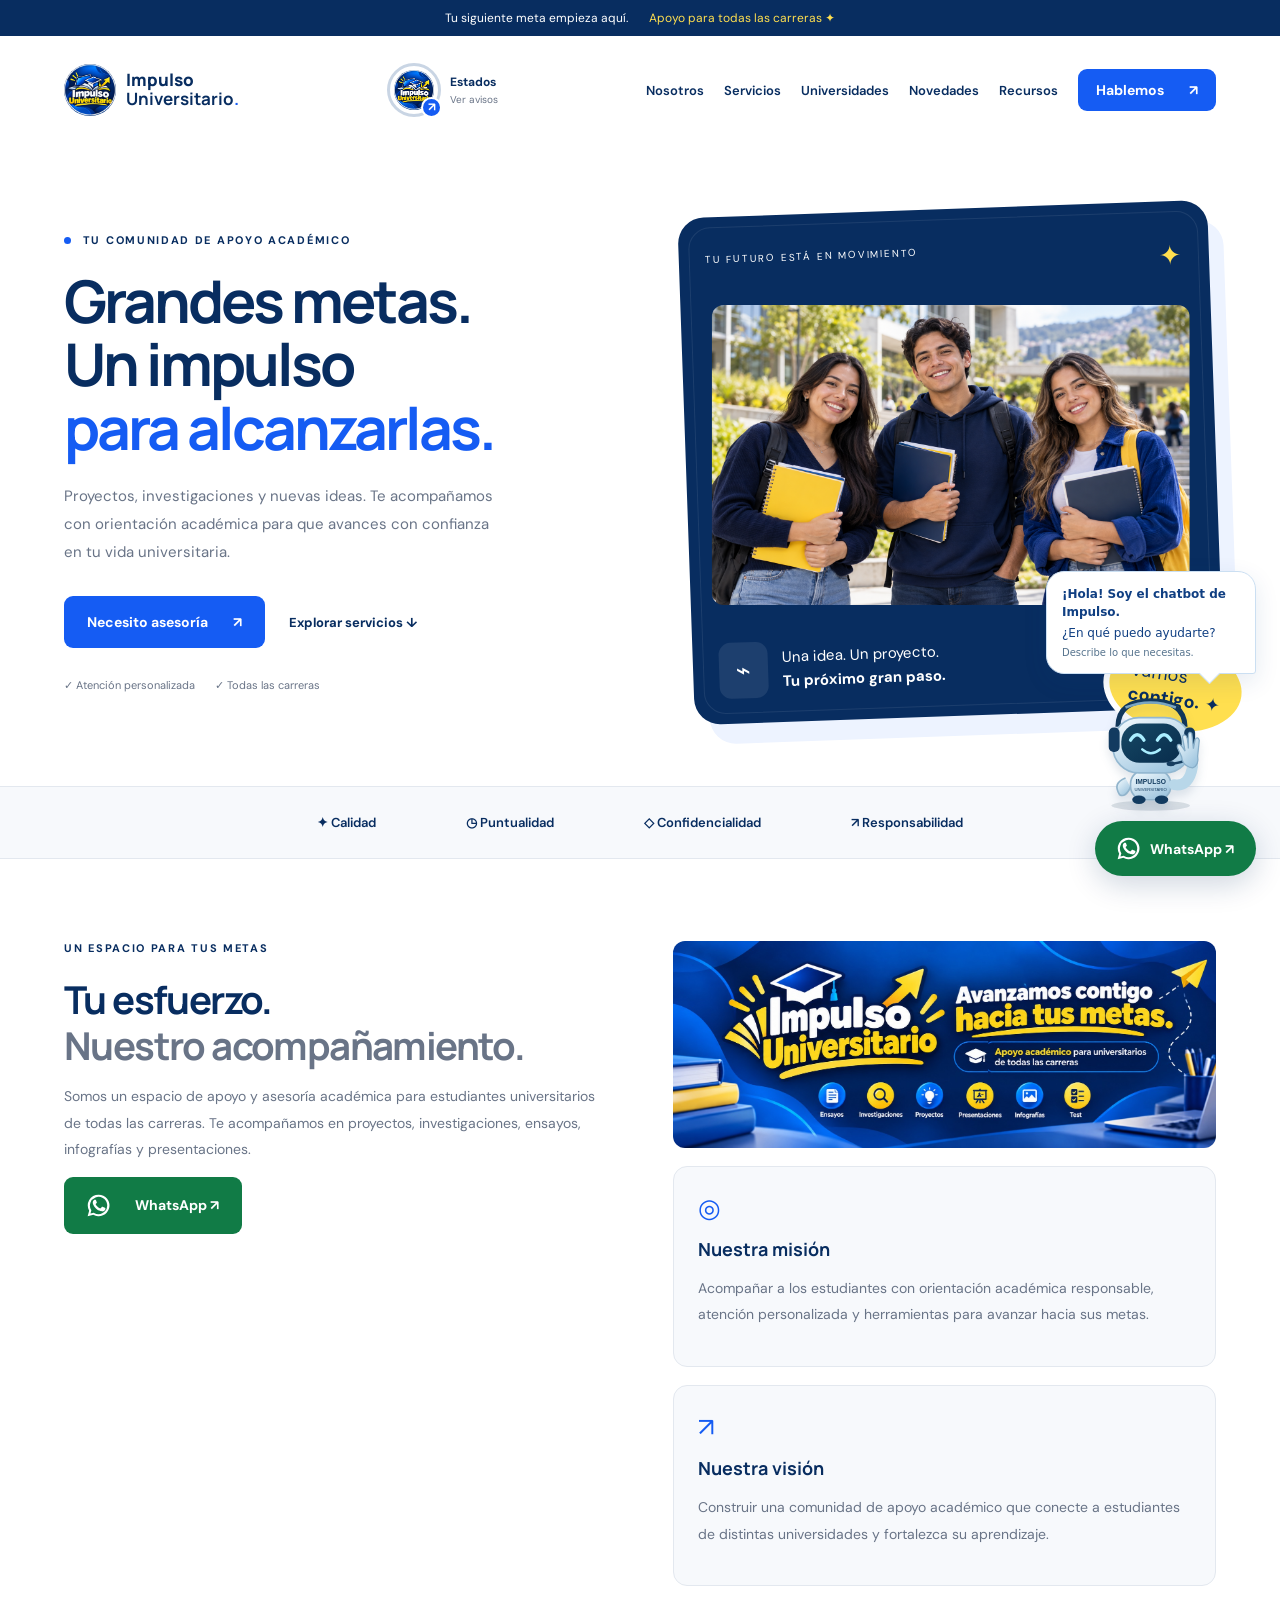
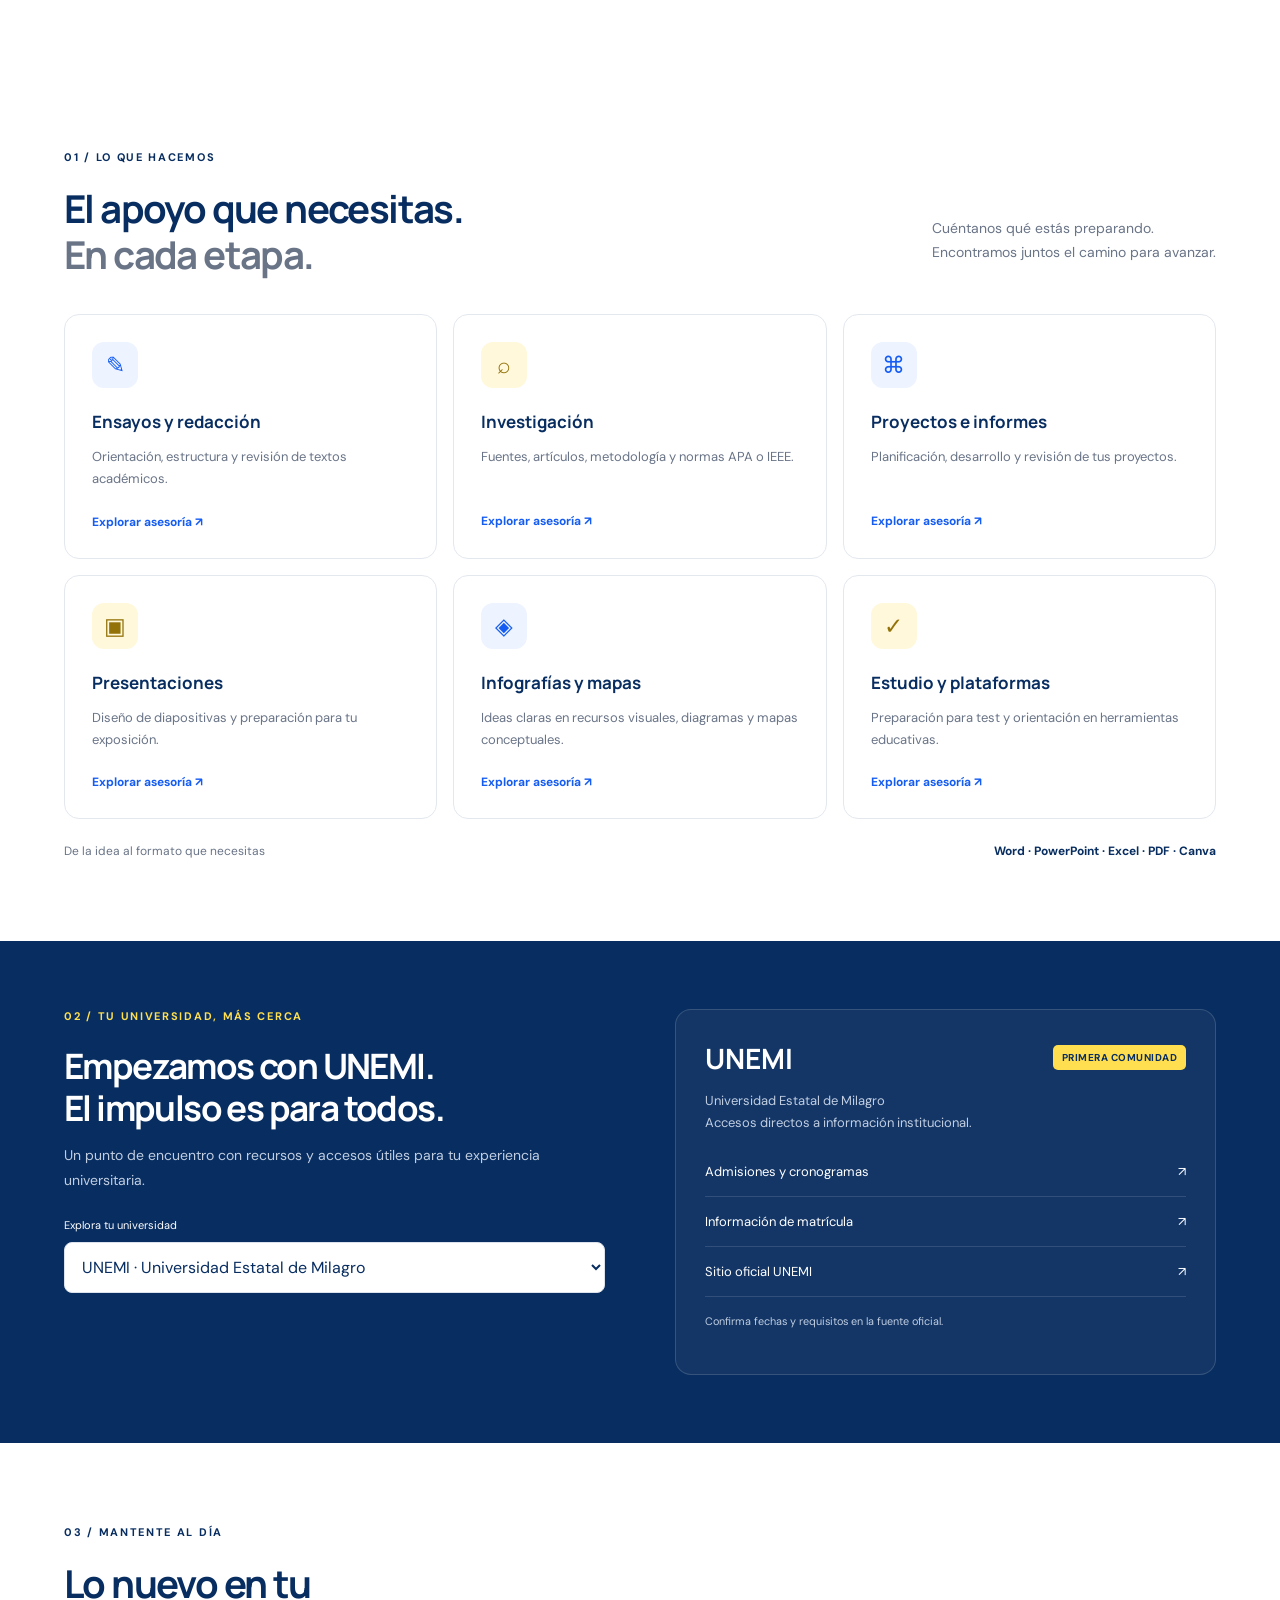
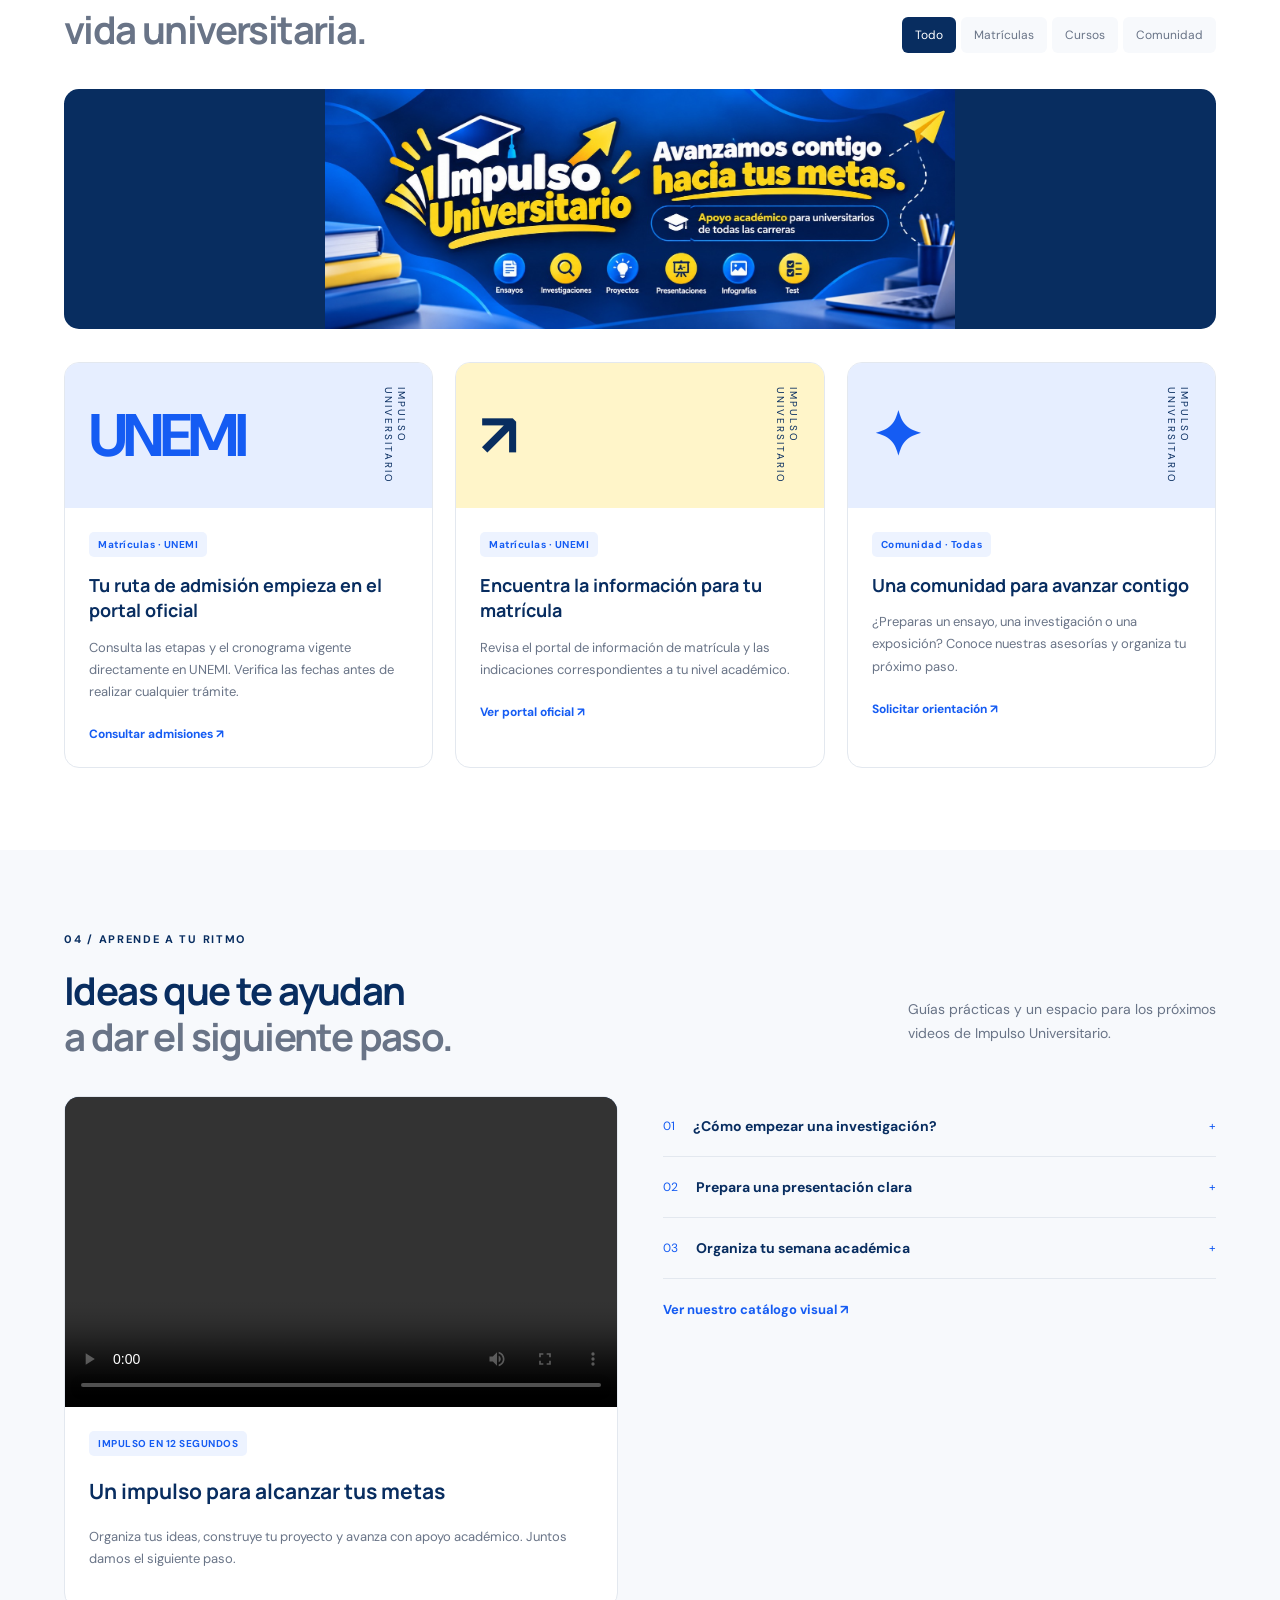
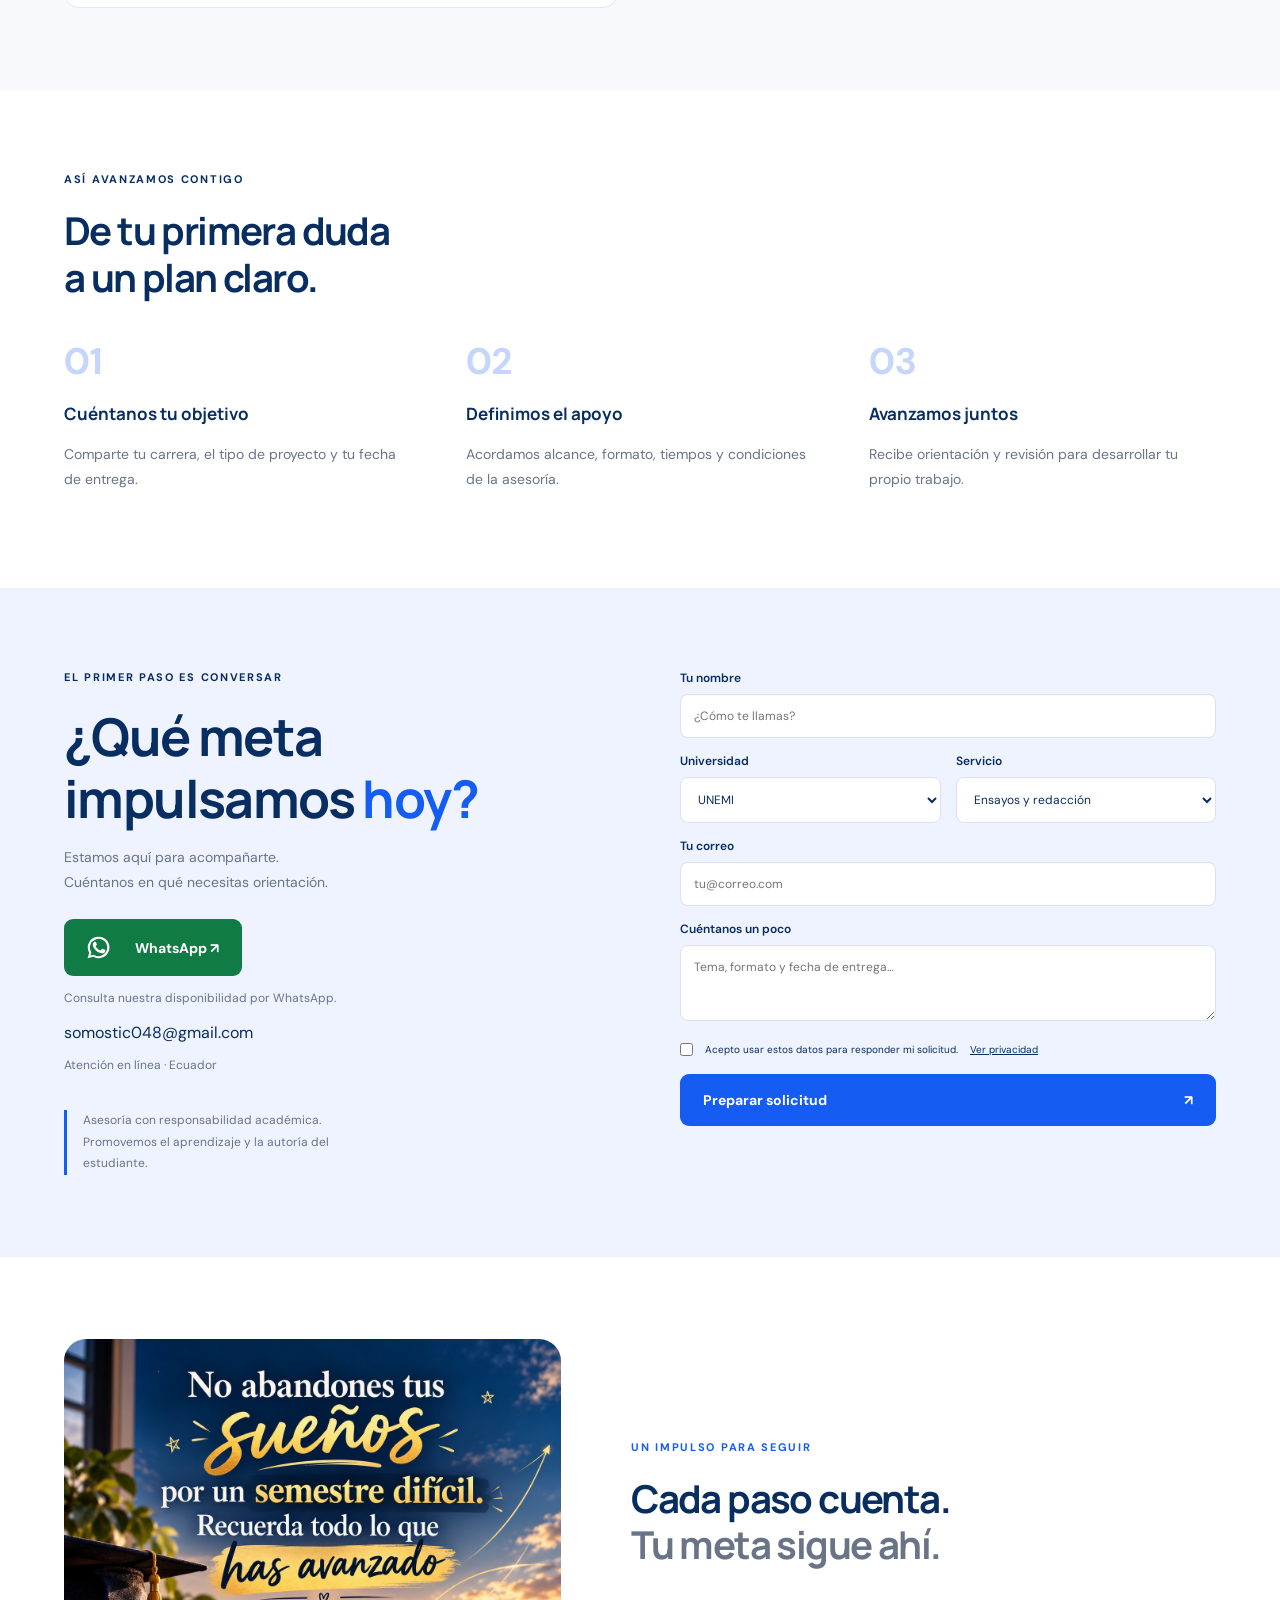
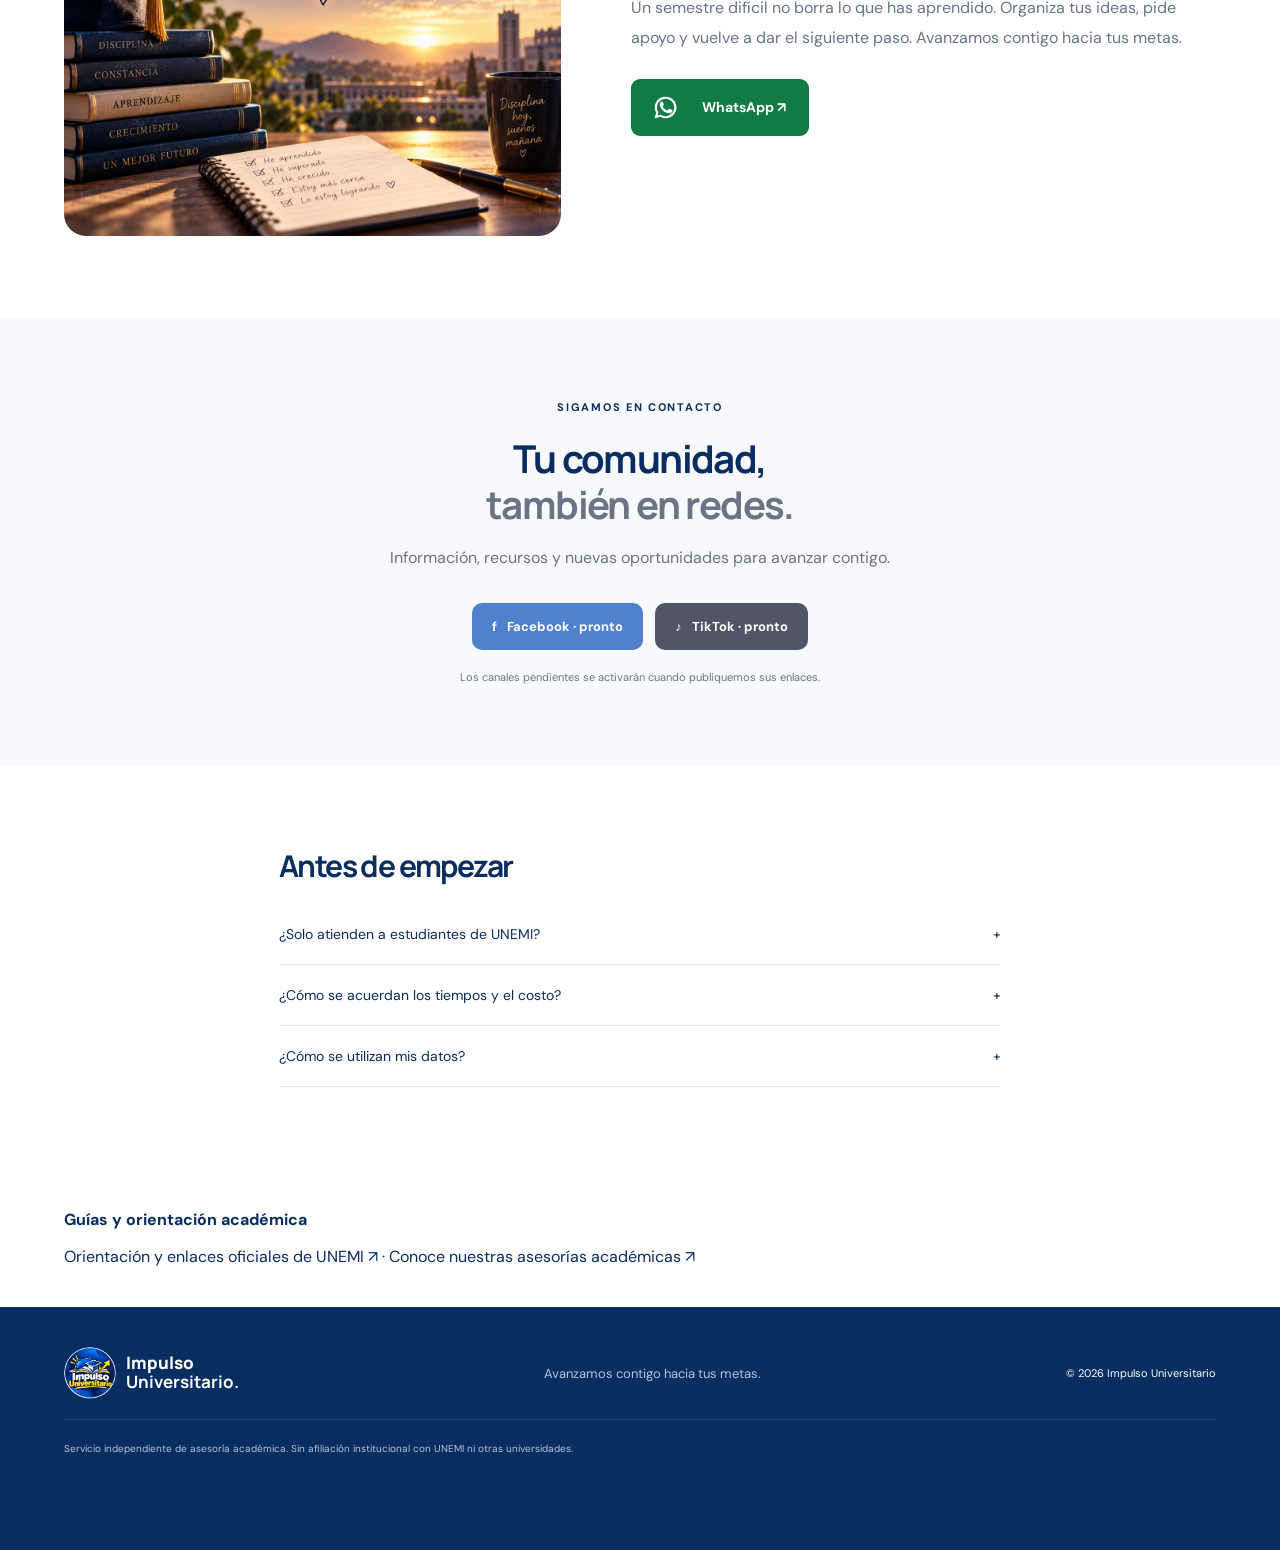
<file: index.html>
<!doctype html>
<html lang="es"><head><meta charset="UTF-8"><meta name="viewport" content="width=device-width,initial-scale=1"><meta name="theme-color" content="#072e65"><link rel="icon" href="assets/logo-impulso.png"><link rel="stylesheet" href="estilos.css?v=revision-1792554745220"><script src="supabase-config.js?v=revision-1792554745220" defer=""></script><script src="datos.js?v=revision-1792554745220" defer=""></script><script src="redes.js?v=revision-1792554745220" defer=""></script><script src="app.js?v=revision-1792554745220" defer=""></script><script src="contenido.js?v=edicion-20261020-3" defer=""></script><link rel="stylesheet" href="portal.css?v=revision-1792554745220"><script src="chatbot.js?v=revision-1792554745220" defer=""></script><script src="video-principal.js?v=revision-1792554745220" defer=""></script><script src="tema.js?v=revision-1792554745220" defer=""></script><link rel="stylesheet" href="galeria-admin.css?v=revision-1792554745220"><script src="sincronizacion.js?v=revision-1792554745220" defer=""></script><meta name="impulso-build" content="revision-1792554745220"><link rel="stylesheet" href="estados.css?v=automaticos-20261113"><script src="estados.js?v=automaticos-20261113" defer=""></script><title>Impulso Universitario | Asesoría académica y recursos UNEMI</title><meta name="description" content="Asesoría académica independiente para estudiantes de UNEMI y otras universidades. Orientación en investigación, proyectos, presentaciones y recursos de estudio."><link rel="canonical" href="https://somostic048-rgb.github.io/Impulso-Universitario/"><meta name="robots" content="index,follow,max-image-preview:large"><meta property="og:type" content="website"><meta property="og:locale" content="es_EC"><meta property="og:site_name" content="Impulso Universitario"><meta property="og:title" content="Impulso Universitario | Asesoría académica y recursos UNEMI"><meta property="og:description" content="Asesoría académica independiente para estudiantes de UNEMI y otras universidades. Orientación en investigación, proyectos, presentaciones y recursos de estudio."><meta property="og:url" content="https://somostic048-rgb.github.io/Impulso-Universitario/"><meta property="og:image" content="https://somostic048-rgb.github.io/Impulso-Universitario/assets/banner.png"><meta name="twitter:card" content="summary_large_image"><script type="application/ld+json" id="impulso-seo">{"@context":"https://schema.org","@graph":[{"@type":"Organization","@id":"https://somostic048-rgb.github.io/Impulso-Universitario/#organizacion","name":"Impulso Universitario","url":"https://somostic048-rgb.github.io/Impulso-Universitario/","logo":"https://somostic048-rgb.github.io/Impulso-Universitario/assets/logo-impulso.png","description":"Servicio independiente de asesoría académica para estudiantes universitarios."},{"@type":"WebSite","@id":"https://somostic048-rgb.github.io/Impulso-Universitario/#sitio","name":"Impulso Universitario","url":"https://somostic048-rgb.github.io/Impulso-Universitario/","inLanguage":"es-EC","publisher":{"@id":"https://somostic048-rgb.github.io/Impulso-Universitario/#organizacion"}}]}</script></head>
<body><div class="topline" data-content="marca-anuncio">Tu siguiente meta empieza aquí. <span>Apoyo para todas las carreras ✦</span></div><header><a class="brand" href="#inicio"><img class="brand-logo" data-media="logoImage" src="assets/logo-impulso.png" alt="Logo Impulso Universitario"><span data-content="marca-nombre">Impulso<strong>Universitario<span class="yellow">.</span></strong></span></a><button type="button" class="states-trigger" id="states-open" data-active="false" aria-label="Ver estados y avisos" aria-haspopup="dialog"><span class="states-ring"><img src="assets/logo-impulso.png" alt=""><span class="states-arrow" aria-hidden="true" data-content="detalle-editable-1">↗</span></span><span class="states-label">Estados<small data-content="detalle-editable-2">Ver avisos</small></span></button><button id="menu" class="menu" aria-label="Abrir menú" aria-expanded="false" data-content="detalle-editable-3">☰</button><nav id="nav"><a href="#nosotros" data-edit-link="enlace-1" data-content="boton-enlace-1">Nosotros</a><a href="#servicios" data-edit-link="enlace-2" data-content="boton-enlace-2">Servicios</a><a href="#universidades" data-edit-link="enlace-3" data-content="boton-enlace-3">Universidades</a><a href="#novedades" data-edit-link="enlace-4" data-content="boton-enlace-4">Novedades</a><a href="#recursos" data-edit-link="enlace-5" data-content="boton-enlace-5">Recursos</a><a class="button small" href="#contacto" data-edit-link="enlace-6" data-content="boton-enlace-6">Hablemos <span>↗</span></a></nav></header>
<main><section id="inicio" class="hero"><div class="hero-copy"><div class="eyebrow" data-content="portada-comunidad"><span class="dot"></span> TU COMUNIDAD DE APOYO ACADÉMICO</div><h1 data-content="texto-1">Grandes metas.<br>Un impulso<br><em>para alcanzarlas.</em></h1><p data-content="texto-2">Proyectos, investigaciones y nuevas ideas. Te acompañamos con orientación académica para que avances con confianza en tu vida universitaria.</p><div class="actions"><a href="#contacto" class="button" data-edit-link="enlace-7" data-content="boton-enlace-7">Necesito asesoría <span>↗</span></a><a href="#servicios" class="text-link" data-edit-link="enlace-8" data-content="boton-enlace-8">Explorar servicios ↓</a></div><div class="hero-proof" data-content="marca-confianza"><span>✓ Atención personalizada</span><span>✓ Todas las carreras</span></div></div><div class="hero-visual"><div class="orbit"></div><div class="visual-note" data-content="marca-futuro">TU FUTURO ESTÁ EN MOVIMIENTO <span>✦</span></div><img data-media="heroImage" src="assets/estudiantes.png" alt="Estudiantes universitarios entusiasmados con sus cuadernos" width="1536" height="1024"><div class="visual-bottom"><span class="cap" data-content="detalle-editable-4">⌁</span><div data-content="portada-paso">Una idea. Un proyecto.<br><strong>Tu próximo gran paso.</strong></div><span class="arrow" data-content="detalle-editable-5">↗</span></div><div class="sticker" data-content="marca-sticker">Vamos<br><b>contigo.</b> ✦</div></div></section>
<div class="values" data-content="marca-valores"><span>✦ Calidad</span><span>◷ Puntualidad</span><span>◇ Confidencialidad</span><span>↗ Responsabilidad</span></div>
<section id="nosotros" class="section about-section"><div><div class="eyebrow" data-content="etiqueta-1">UN ESPACIO PARA TUS METAS</div><h2 data-content="texto-3">Tu esfuerzo.<br><span>Nuestro acompañamiento.</span></h2><p data-setting-text="about"></p><a class="button whatsapp" data-social="whatsapp" data-content="detalle-editable-6">◉ WhatsApp · pronto</a></div><div class="about-values"><img class="brand-banner" data-media="bannerImage" src="assets/banner.png" alt="Impulso Universitario: avanzamos contigo hacia tus metas"><article><span data-content="detalle-editable-7">◎</span><h3 data-content="texto-4">Nuestra misión</h3><p data-setting-text="mission"></p></article><article><span data-content="detalle-editable-8">↗</span><h3 data-content="texto-5">Nuestra visión</h3><p data-setting-text="vision"></p></article></div></section><section id="servicios" class="section"><div class="section-heading"><div><div class="eyebrow" data-content="etiqueta-2">01 / LO QUE HACEMOS</div><h2 data-content="texto-6">El apoyo que necesitas.<br><span>En cada etapa.</span></h2></div><p data-content="texto-7">Cuéntanos qué estás preparando.<br>Encontramos juntos el camino para avanzar.</p></div><div id="services" class="service-grid"></div><div class="format-line">De la idea al formato que necesitas <strong data-content="detalle-editable-9">Word · PowerPoint · Excel · PDF · Canva</strong></div></section>
<section id="universidades" class="university-section"><div class="university-intro"><div class="eyebrow" data-content="etiqueta-3">02 / TU UNIVERSIDAD, MÁS CERCA</div><h2 data-content="texto-8">Empezamos con UNEMI.<br>El impulso es para todos.</h2><p data-content="texto-9">Un punto de encuentro con recursos y accesos útiles para tu experiencia universitaria.</p><label for="university" data-content="detalle-editable-10">Explora tu universidad</label><select id="university"><option value="UNEMI">UNEMI · Universidad Estatal de Milagro</option><option value="Otras">Otras universidades</option></select></div><div id="university-content" class="university-panel"></div></section>
<section id="novedades" class="section"><div class="section-heading"><div><div class="eyebrow" data-content="etiqueta-4">03 / MANTENTE AL DÍA</div><h2 data-content="texto-10">Lo nuevo en tu<br><span>vida universitaria.</span></h2></div><div class="filters" aria-label="Filtrar publicaciones"><button class="active" data-filter="Todos" data-content="detalle-editable-11">Todo</button><button data-filter="Matrículas" data-content="detalle-editable-12">Matrículas</button><button data-filter="Cursos" data-content="detalle-editable-13">Cursos</button><button data-filter="Comunidad" data-content="detalle-editable-14">Comunidad</button></div></div><img class="section-banner" data-media="newsImage" src="assets/banner.png" alt="Novedades de Impulso Universitario"><div id="posts" class="post-grid"></div></section>
<section id="recursos" class="resources section"><div class="section-heading"><div><div class="eyebrow" data-content="etiqueta-5">04 / APRENDE A TU RITMO</div><h2 data-content="texto-13">Ideas que te ayudan<br><span>a dar el siguiente paso.</span></h2></div><p data-content="texto-14">Guías prácticas y un espacio para los próximos<br>videos de Impulso Universitario.</p></div><div class="resource-grid"><article class="video-card"><div class="video-art"><img id="featured-cover" alt="Portada del video" hidden=""><video id="featured-video" controls="" preload="metadata" hidden=""></video><div id="featured-empty"><span data-content="detalle-editable-16">▷</span><p data-content="detalle-editable-17">IMPULSO EN VIDEO · PRÓXIMAMENTE</p></div></div><div><span class="tag" data-content="detalle-editable-18">PRÓXIMAMENTE</span><h3 data-content="texto-16">Aprende, organiza y avanza</h3><p data-content="texto-17">Aquí encontrarás nuestros videos y tutoriales cuando sean publicados.</p></div></article><div class="guide-list"><details><summary data-content="texto-18">01 <strong>¿Cómo empezar una investigación?</strong> +</summary><p data-content="texto-19">Delimita tu tema, plantea una pregunta, busca fuentes confiables y organiza un esquema. Guarda las referencias desde el inicio y consulta los requisitos de tu docente.</p></details><details><summary data-content="texto-20">02 <strong>Prepara una presentación clara</strong> +</summary><p data-content="texto-21">Define una idea central por diapositiva. Usa textos breves, imágenes pertinentes y una secuencia de introducción, desarrollo y conclusiones. Ensaya tu exposición.</p></details><details><summary data-content="texto-22">03 <strong>Organiza tu semana académica</strong> +</summary><p data-content="texto-23">Registra fechas de entrega, divide cada proyecto en pasos pequeños y reserva tiempo para revisión. Prioriza por fecha y complejidad.</p></details><a href="assets/servicios.png" id="catalog-link" target="_blank" rel="noopener" class="catalog-link" data-edit-link="enlace-10" data-content="boton-enlace-10">Ver nuestro catálogo visual ↗</a></div></div></section>
<section class="process section"><div class="eyebrow" data-content="etiqueta-6">ASÍ AVANZAMOS CONTIGO</div><h2 data-content="texto-24">De tu primera duda<br>a un plan claro.</h2><div class="steps"><article><b>01</b><h3 data-content="texto-25">Cuéntanos tu objetivo</h3><p data-content="texto-26">Comparte tu carrera, el tipo de proyecto y tu fecha de entrega.</p></article><article><b>02</b><h3 data-content="texto-27">Definimos el apoyo</h3><p data-content="texto-28">Acordamos alcance, formato, tiempos y condiciones de la asesoría.</p></article><article><b>03</b><h3 data-content="texto-29">Avanzamos juntos</h3><p data-content="texto-30">Recibe orientación y revisión para desarrollar tu propio trabajo.</p></article></div></section>
<section id="contacto" class="contact section"><div><div class="eyebrow" data-content="etiqueta-7">EL PRIMER PASO ES CONVERSAR</div><h2 data-content="texto-31">¿Qué meta<br>impulsamos <em>hoy?</em></h2><p data-content="texto-32">Estamos aquí para acompañarte.<br>Cuéntanos en qué necesitas orientación.</p><div class="contact-channels"><a class="button whatsapp" data-social="whatsapp" data-content="detalle-editable-19">◉ WhatsApp · pronto</a><p data-setting-text="schedule"></p><a id="public-email"></a><p id="public-address"></p></div><div class="contact-note" data-content="contacto-integridad">Asesoría con responsabilidad académica. Promovemos el aprendizaje y la autoría del estudiante.</div></div><form id="request"><label>Tu nombre<input name="name" required="" maxlength="100" placeholder="¿Cómo te llamas?" autocomplete="name"></label><div class="form-row"><label>Universidad<select name="university"><option>UNEMI</option><option>Otra universidad</option></select></label><label>Servicio<select name="service" id="request-service"></select></label></div><label>Tu correo<input name="email" type="email" required="" maxlength="180" placeholder="tu@correo.com" autocomplete="email"></label><label>Cuéntanos un poco<textarea name="message" required="" maxlength="2000" placeholder="Tema, formato y fecha de entrega…" rows="3"></textarea></label><label class="check"><input type="checkbox" required=""> Acepto usar estos datos para responder mi solicitud. <a href="#privacidad" data-edit-link="enlace-11" data-content="boton-enlace-11">Ver privacidad</a></label><button class="button" type="submit">Preparar solicitud <span data-content="detalle-editable-20">↗</span></button><p id="request-status" role="status"></p></form></section>
<section id="inspiracion" class="section motivation-section"><div class="motivation-image"><img data-media="motivationImage" src="assets/motivacion.png" alt="No abandones tus sueños por un semestre difícil. Recuerda todo lo que has avanzado." loading="lazy"></div><div><div class="eyebrow" data-content="motivacion-etiqueta">UN IMPULSO PARA SEGUIR</div><h2 data-content="motivacion-titulo">Cada paso cuenta.<br><span>Tu meta sigue ahí.</span></h2><p data-content="motivacion-texto">Un semestre difícil no borra lo que has aprendido. Organiza tus ideas, pide apoyo y vuelve a dar el siguiente paso. Avanzamos contigo hacia tus metas.</p><a class="button whatsapp" data-social="whatsapp" data-content="detalle-editable-21">WhatsApp · pronto</a></div></section><section id="redes" class="section social-section"><div class="eyebrow" data-content="etiqueta-8">SIGAMOS EN CONTACTO</div><h2 data-content="texto-33">Tu comunidad,<br><span>también en redes.</span></h2><p data-content="texto-34">Información, recursos y nuevas oportunidades para avanzar contigo.</p><div class="social-links"><a class="social facebook" data-social="facebook" data-content="detalle-editable-23">f Facebook · pronto</a><a class="social tiktok" data-social="tiktok" data-content="detalle-editable-25">♪ TikTok · pronto</a></div><small data-content="texto-35">Los canales pendientes se activarán cuando publiquemos sus enlaces.</small></section><section class="faq section"><h2 data-content="texto-36">Antes de empezar</h2><details><summary data-content="texto-37">¿Solo atienden a estudiantes de UNEMI? <span>+</span></summary><p data-content="texto-38">No. Empezamos con recursos de UNEMI y ofrecemos asesoría para estudiantes de todas las universidades y carreras.</p></details><details><summary data-content="texto-39">¿Cómo se acuerdan los tiempos y el costo? <span>+</span></summary><p data-content="texto-40">Se definen después de revisar el alcance de tu solicitud. La disponibilidad se confirma antes de iniciar.</p></details><details id="privacidad"><summary data-content="texto-41">¿Cómo se utilizan mis datos? <span>+</span></summary><p data-content="texto-42">El formulario prepara tu consulta para el canal de contacto configurado. Si solicitas atención desde el chatbot, tu nombre, teléfono y duda se guardan para que el equipo te contacte. Si descargas el mensaje, se guarda en tu dispositivo. No envíes contraseñas, documentos sensibles ni credenciales universitarias.</p></details></section></main>
<div class="section" style="padding-top:24px;padding-bottom:24px"><p><strong data-content="detalle-editable-27">Guías y orientación académica</strong></p><p><a href="orientacion-unemi.html" data-content="detalle-editable-28">Orientación y enlaces oficiales de UNEMI ↗</a> · <a href="asesoria-academica.html" data-content="detalle-editable-29">Conoce nuestras asesorías académicas ↗</a></p></div><footer><a class="brand" href="#inicio"><img class="brand-logo" data-media="logoImage" src="assets/logo-impulso.png" alt="Logo Impulso Universitario"><span data-content="marca-nombre">Impulso<strong>Universitario.</strong></span></a><p data-content="texto-43">Avanzamos contigo hacia tus metas.</p><div><span>© <span id="year"></span> Impulso Universitario</span></div><small data-content="texto-44">Servicio independiente de asesoría académica. Sin afiliación institucional con UNEMI ni otras universidades.</small></footer><a class="floating-whatsapp" data-social="whatsapp" aria-label="Contactar por WhatsApp" data-content="detalle-editable-30">◉ WhatsApp · pronto</a><div id="toast" role="status"></div>


</body></html>
</file>
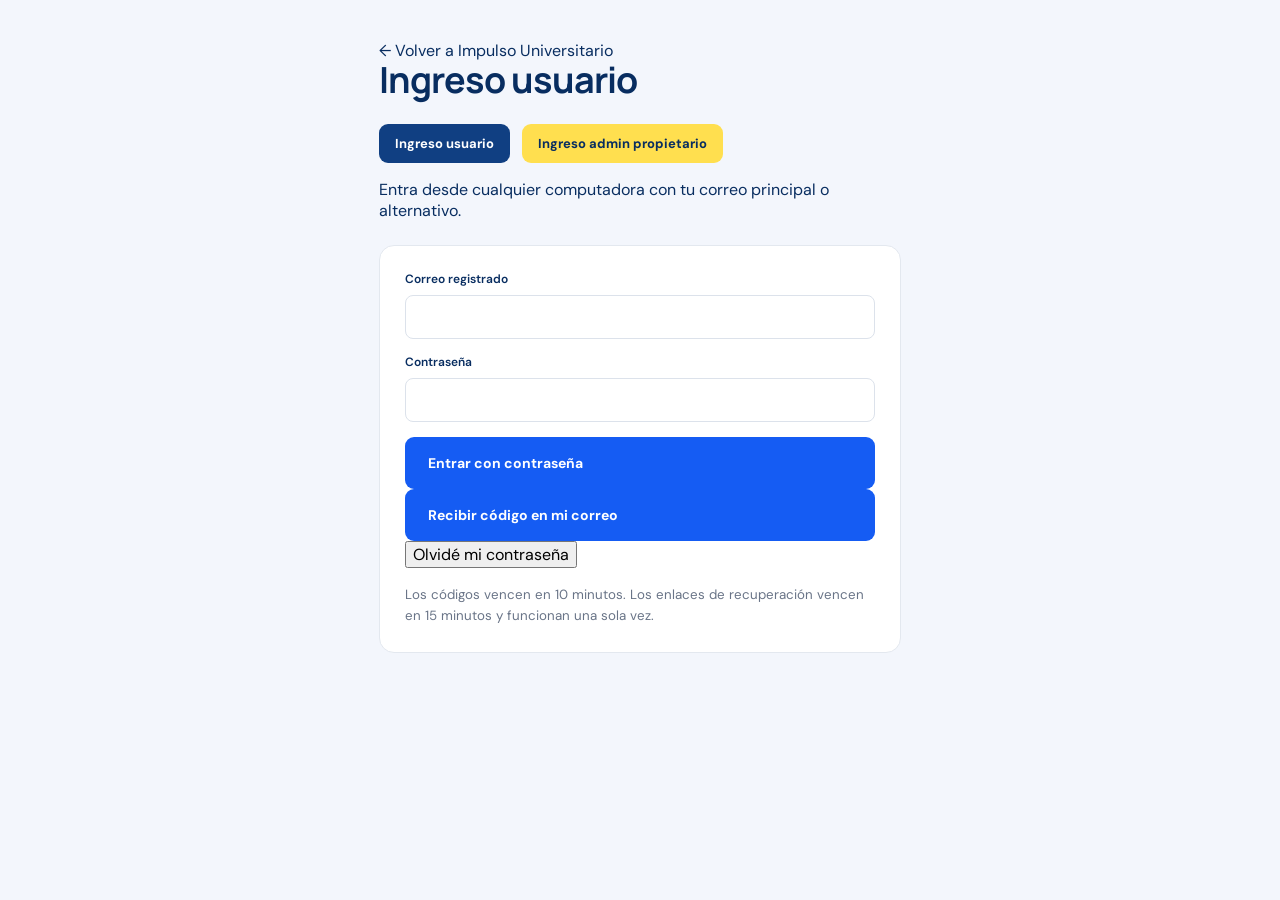
<file: acceso.html>
<!doctype html><html lang="es"><head><meta charset="utf-8"><meta name="viewport" content="width=device-width,initial-scale=1"><meta name="referrer" content="no-referrer"><title>Acceso administrador | Impulso</title><link rel="stylesheet" href="administrador.css?v=revision-1792554745220"><script src="acceso.js?v=revision-1792554745220" defer></script><link rel="stylesheet" href="galeria-admin.css?v=revision-1792554745220"><meta name="impulso-build" content="revision-1792554745220"><meta name="robots" content="noindex,nofollow"></head><body><main class="admin" style="max-width:650px"><a href="index.html">← Volver a Impulso Universitario</a><h1>Ingreso usuario</h1><div class="login-choices"><a href="acceso.html">Ingreso usuario</a><a href="http://localhost:5174/acceso-admin.html">Ingreso admin propietario</a></div><p>Entra desde cualquier computadora con tu correo principal o alternativo.</p><section class="admin-panel"><form id="login-password"><label>Correo registrado<input id="account-email" name="email" type="email" required autocomplete="username"></label><label>Contraseña<input name="password" type="password" autocomplete="current-password"></label><button class="button">Entrar con contraseña</button><button id="request-code" class="button" type="button">Recibir código en mi correo</button><button id="request-reset" type="button">Olvidé mi contraseña</button></form><form id="verify-code" hidden><label>Código de 6 dígitos enviado a tu correo<input name="code" inputmode="numeric" pattern="[0-9]{6}" maxlength="6" required autocomplete="one-time-code"></label><button class="button">Entrar con código</button></form><form id="reset-password" hidden><label>Nueva contraseña (mínimo 12 caracteres)<input name="password" type="password" minlength="12" maxlength="128" required autocomplete="new-password"></label><label>Repite la contraseña<input name="repeat" type="password" minlength="12" required autocomplete="new-password"></label><button class="button">Guardar nueva contraseña</button></form><p id="access-status" role="status"></p><small>Los códigos vencen en 10 minutos. Los enlaces de recuperación vencen en 15 minutos y funcionan una sola vez.</small></section></main></body></html>
</file>
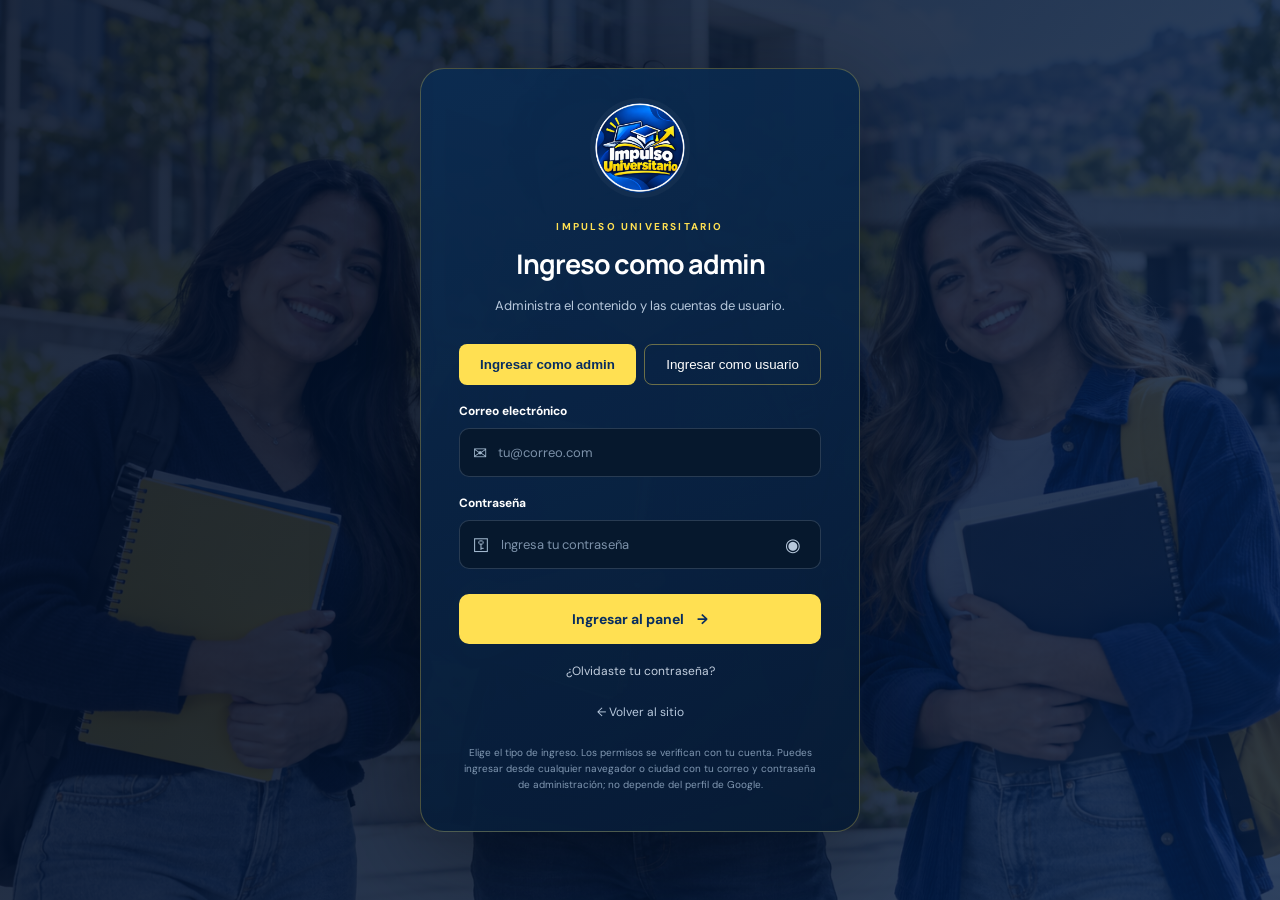
<file: administrador.html>
<!doctype html><html lang="es"><head><style>html.admin-pending body{visibility:hidden}</style><script>document.documentElement.classList.add("admin-pending");</script><meta charset="UTF-8"><meta name="viewport" content="width=device-width,initial-scale=1"><meta name="robots" content="noindex"><title>Contenido | Impulso Universitario</title><link rel="stylesheet" href="administrador.css?v=revision-1792554745220"><script src="supabase-config.js?v=revision-1792554745220" defer></script><script src="supabase-auth.js?v=revision-1792554745220" defer></script><script src="datos.js?v=revision-1792554745220" defer></script><script src="redes.js?v=revision-1792554745220" defer></script><script src="app.js?v=revision-1792554745220" defer></script><script src="contenido.js?v=edicion-20261020-3" defer></script><script src="esquema-contenido.js?v=edicion-20261020-3" defer></script><script src="admin.js?v=revision-1792554745220" defer></script><script src="subidas-servidor.js?v=revision-1792554745220" defer></script><script src="editor-completo.js?v=revision-1792554745220" defer></script><script src="publicaciones-editor.js?v=revision-1792554745220" defer></script><script src="video-principal.js?v=revision-1792554745220" defer></script><script src="video-editor.js?v=revision-1792554745220" defer></script><link rel="stylesheet" href="admin-esquema.css?v=revision-1792554745220"><script src="tema.js?v=revision-1792554745220" defer></script><script src="admin-esquema.js?v=revision-1792554745220" defer></script><link rel="stylesheet" href="galeria-admin.css?v=revision-1792554745220"><script src="galeria-admin.js?v=revision-1792554745220" defer></script><script src="whatsapp-editor.js?v=revision-1792554745220" defer></script><script src="seguridad-panel.js?v=revision-1792554745220" defer></script><link rel="stylesheet" href="editor-visual.css?v=guardar-lateral-20261113"><script src="editor-visual.js?v=guardar-lateral-20261113" defer></script><script src="sincronizacion.js?v=revision-1792554745220" defer></script><meta name="impulso-build" content="revision-1792554745220"><script src="admin-session.js?v=revision-1792554745220" defer></script><script src="admin-respaldo.js?v=revision-1792554745220" defer></script><script src="admin-usuarios.js?v=revision-1792554745220" defer></script><link rel="stylesheet" href="estados.css?v=revision-1792554745220"><script src="estados.js?v=revision-1792554745220" defer></script><script src="estados-admin.js?v=revision-1792554745220" defer></script><script src="manual-navigation.js?v=equipo-20261113" defer></script></head><body><main class="admin"><div class="dashboard-head"><div><div class="eyebrow">IMPULSO UNIVERSITARIO</div><h1>Panel de administración</h1><a class="button" href="envio-manual.html" target="_top">WhatsApp manual · contactos y equipo ↗</a><a class="button" href="portal-admin.html">Mensajería y chatbot ↗</a><p>Tu contenido, contacto y comunidad en un solo lugar.</p></div><a class="button" href="index.html" target="_blank" rel="noopener">Ver página ↗</a></div><p id="mode" role="status"></p><section id="login-panel" class="admin-panel" hidden><h2>Acceso editorial</h2><form id="login"><label>Correo<input type="email" name="email" required autocomplete="username"></label><label>Contraseña<input type="password" name="password" required autocomplete="current-password"></label><button class="button">Iniciar sesión</button></form></section><section id="editor" class="admin-panel"><div class="admin-tabs" role="tablist" aria-label="Secciones del administrador"><button type="button" role="tab" aria-selected="true" class="active" data-admin-tab="posts">▣ Publicaciones y videos</button><button type="button" role="tab" aria-selected="false" data-admin-tab="settings">⚙ Contacto, redes y contenido</button><button type="button" role="tab" aria-selected="false" data-admin-tab="portal">🤖 Chatbot y mensajería</button></div><div data-admin-panel="portal" hidden><iframe src="portal-admin.html" title="Mensajería, consultas y personalización del chatbot" style="width:100%;height:85vh;border:0;border-radius:14px"></iframe></div><div data-admin-panel="posts"><h2 id="post-title">Nueva publicación</h2><form id="post-form"><label>Título<input name="title" required maxlength="160"></label><div class="form-row"><label>Universidad<select name="university"><option>UNEMI</option><option>Todas</option><option>Otras</option></select></label><label>Categoría<select name="category"><option>Matrículas</option><option>Cursos</option><option>Comunidad</option></select></label></div><label>Descripción<textarea name="description" required maxlength="2000" rows="3"></textarea></label><label>Enlace de destino<input name="url" type="url" placeholder="https://…"></label><label>Imagen pública (URL)<input name="image" type="text" placeholder="https://…"></label><label>Texto del botón de publicación<input name="label" value="Ver más" maxlength="80"></label><label>Video (URL de MP4 o YouTube)<input name="video" type="text" placeholder="https://…/video.mp4"></label><small>Usa archivos públicos de Supabase Storage o tu hosting. Puedes usar enlaces directos a MP4 o enlaces de YouTube. Publica información verificada y con permiso para usar sus imágenes.</small><button class="button" style="margin-top:20px">Guardar publicación ↗</button><button type="button" class="button" id="cancel-edit" hidden>Cancelar edición</button></form><p id="admin-status" role="status"></p></div><div data-admin-panel="settings" hidden><h2>Editor de toda la página</h2><p class="settings-tip">Edita contenido, fotos, videos y enlaces. Guardar cambia la vista local; Descargar datos.js crea el archivo completo para publicar en GitHub. Con Supabase conectado, Guardar actualiza el sitio para todos.</p><div class="editor-shortcuts"><a href="#media-panel">Ver imágenes actuales ↓</a><a href="index.html" target="_blank" rel="noopener">Ver página ↗</a></div><form id="full-settings"><details><summary>Contacto, WhatsApp y todas las redes</summary><div id="edit-contact" class="editor-fields"></div></details><details open id="media-panel"><summary>Imágenes por sección · ver y reemplazar cada una</summary><div id="edit-media" class="editor-fields"></div></details><details><summary>Todos los títulos, textos, etiquetas y botones</summary><div id="edit-texts" class="editor-fields"></div></details><details><summary>Servicios · añadir, editar o eliminar</summary><div id="edit-services" class="editor-fields"></div><button id="add-service" class="button" type="button">Añadir servicio +</button></details><details><summary>Botones y enlaces · universidades, catálogo y publicidad</summary><div id="edit-links" class="editor-fields"></div></details><div class="editor-save"><button class="button" type="submit">Guardar todo</button><button class="button" id="export-all" type="button">Descargar datos.js completo ↓</button></div><p id="full-status" role="status"></p></form></div></section><section id="content-panel" class="admin-panel"><h2>Publicaciones</h2><div id="admin-list" class="admin-list"></div><div class="admin-actions" style="margin-top:25px"><button id="export" class="button">Exportar JSON</button><label class="button">Importar JSON<input id="import" type="file" accept="application/json" hidden></label><button id="logout" class="button" hidden>Cerrar sesión</button></div></section><small>La vista local guarda contenido únicamente en este navegador. Para compartir publicaciones entre dispositivos, configura Supabase siguiendo LEEME.md.</small></main></body></html>
</file>
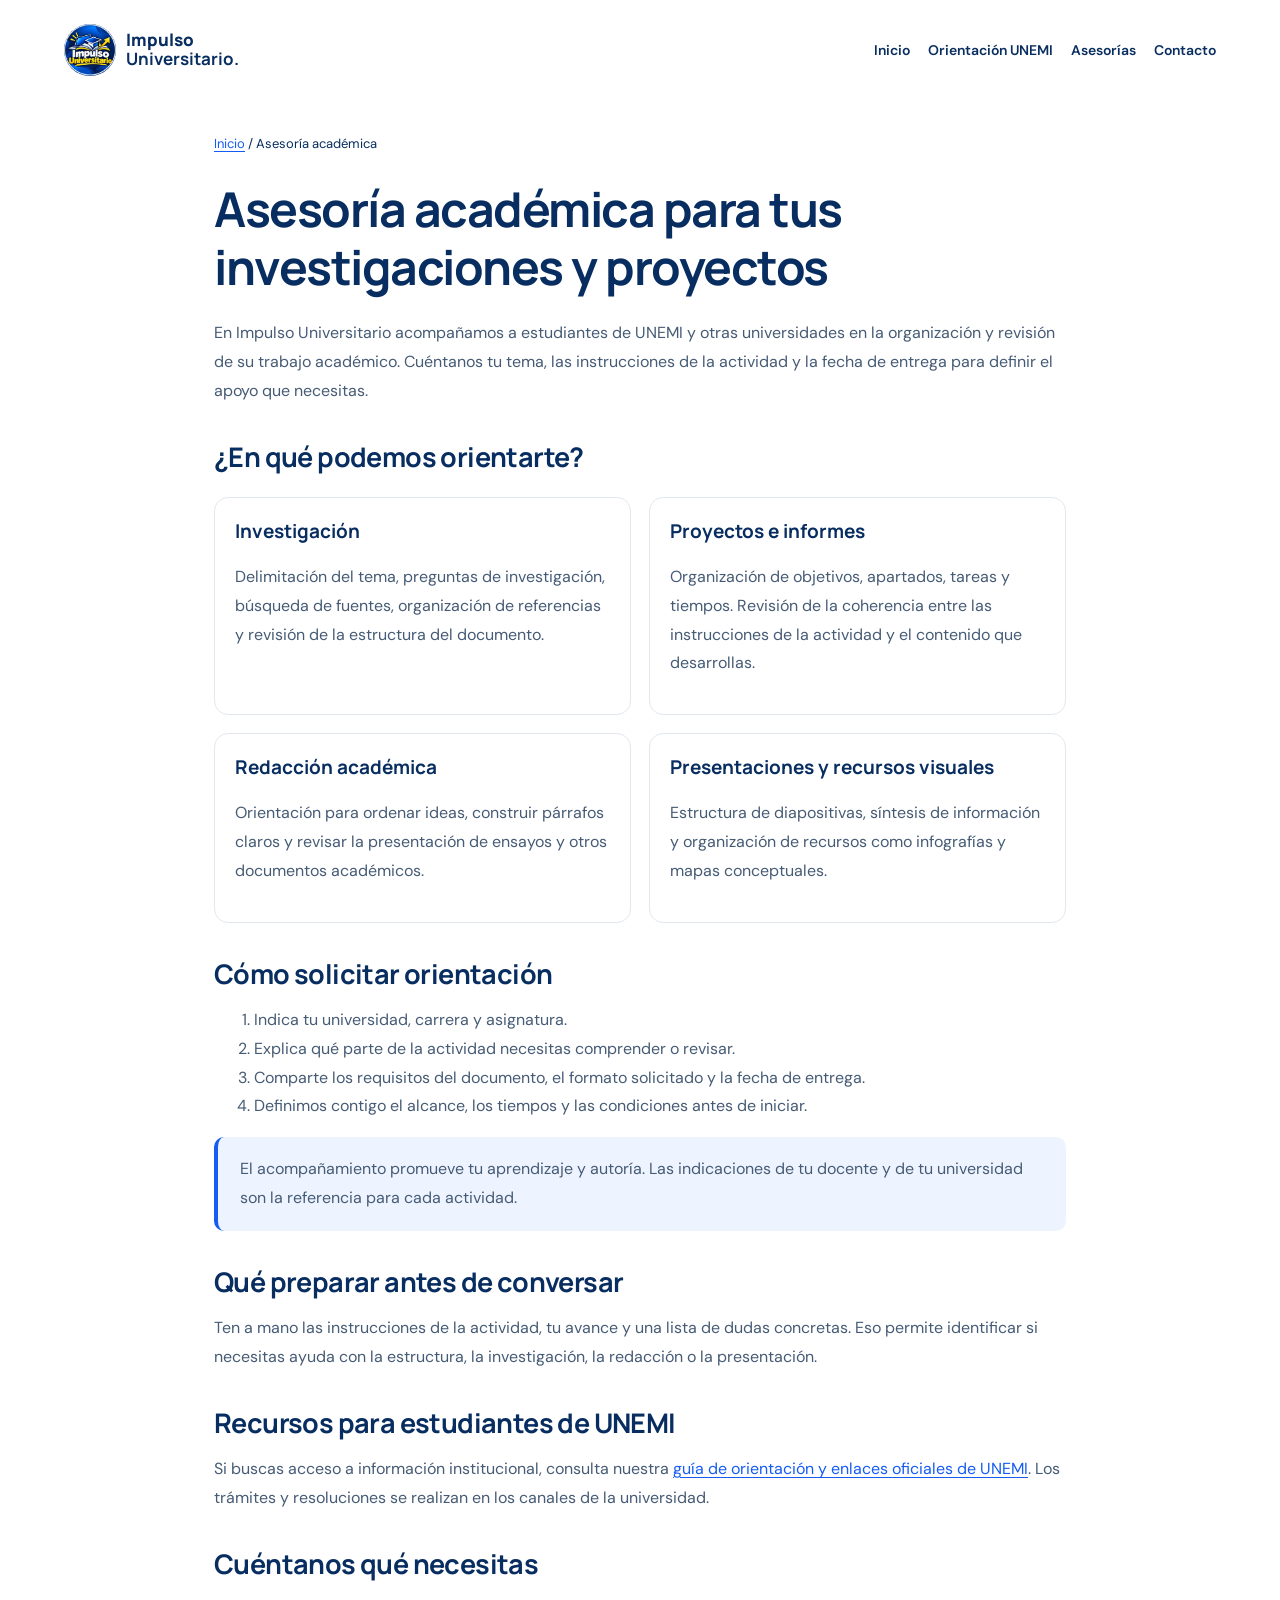
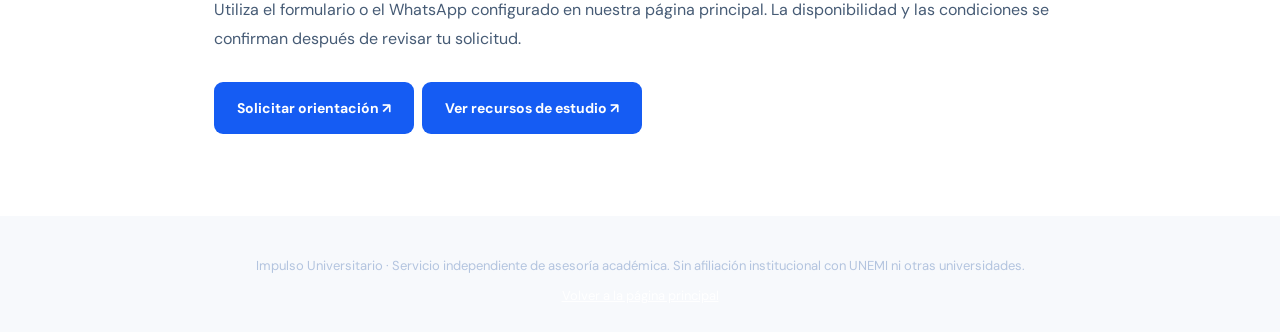
<file: asesoria-academica.html>
<!doctype html><html lang="es"><head><meta charset="utf-8"><meta name="viewport" content="width=device-width,initial-scale=1"><title>Asesoría académica: investigación y proyectos | Impulso Universitario</title><meta name="description" content="Orientación para desarrollar tus investigaciones, proyectos, informes y presentaciones. Conoce el apoyo académico independiente de Impulso Universitario."><link rel="canonical" href="https://somostic048-rgb.github.io/Impulso-Universitario/asesoria-academica.html"><meta name="robots" content="index,follow,max-image-preview:large"><meta property="og:type" content="website"><meta property="og:locale" content="es_EC"><meta property="og:site_name" content="Impulso Universitario"><meta property="og:title" content="Asesoría académica: investigación y proyectos | Impulso Universitario"><meta property="og:description" content="Orientación para desarrollar tus investigaciones, proyectos, informes y presentaciones. Conoce el apoyo académico independiente de Impulso Universitario."><meta property="og:url" content="https://somostic048-rgb.github.io/Impulso-Universitario/asesoria-academica.html"><meta property="og:image" content="https://somostic048-rgb.github.io/Impulso-Universitario/assets/banner.png"><meta name="twitter:card" content="summary_large_image"><meta name="theme-color" content="#082d60"><link rel="icon" href="assets/logo-impulso.png"><link rel="stylesheet" href="estilos.css?v=revision-1792554745220"><link rel="stylesheet" href="guias.css?v=revision-1792554745220"></head><body class="guide-page"><header class="guide-header"><a class="brand" href="./"><img class="brand-logo" src="assets/logo-impulso.png" width="52" height="52" alt="Impulso Universitario"><span>Impulso<strong>Universitario.</strong></span></a><nav class="guide-nav" aria-label="Navegación de guías"><a href="./">Inicio</a><a href="orientacion-unemi.html">Orientación UNEMI</a><a href="asesoria-academica.html">Asesorías</a><a href="./#contacto">Contacto</a></nav></header><main class="guide-main"><div class="guide-breadcrumb"><a href="./">Inicio</a> / Asesoría académica</div><h1>Asesoría académica para tus investigaciones y proyectos</h1><p>En Impulso Universitario acompañamos a estudiantes de UNEMI y otras universidades en la organización y revisión de su trabajo académico. Cuéntanos tu tema, las instrucciones de la actividad y la fecha de entrega para definir el apoyo que necesitas.</p><h2>¿En qué podemos orientarte?</h2><div class="guide-grid"><section class="guide-card"><h3>Investigación</h3><p>Delimitación del tema, preguntas de investigación, búsqueda de fuentes, organización de referencias y revisión de la estructura del documento.</p></section><section class="guide-card"><h3>Proyectos e informes</h3><p>Organización de objetivos, apartados, tareas y tiempos. Revisión de la coherencia entre las instrucciones de la actividad y el contenido que desarrollas.</p></section><section class="guide-card"><h3>Redacción académica</h3><p>Orientación para ordenar ideas, construir párrafos claros y revisar la presentación de ensayos y otros documentos académicos.</p></section><section class="guide-card"><h3>Presentaciones y recursos visuales</h3><p>Estructura de diapositivas, síntesis de información y organización de recursos como infografías y mapas conceptuales.</p></section></div><h2>Cómo solicitar orientación</h2><ol><li>Indica tu universidad, carrera y asignatura.</li><li>Explica qué parte de la actividad necesitas comprender o revisar.</li><li>Comparte los requisitos del documento, el formato solicitado y la fecha de entrega.</li><li>Definimos contigo el alcance, los tiempos y las condiciones antes de iniciar.</li></ol><p class="guide-note">El acompañamiento promueve tu aprendizaje y autoría. Las indicaciones de tu docente y de tu universidad son la referencia para cada actividad.</p><h2>Qué preparar antes de conversar</h2><p>Ten a mano las instrucciones de la actividad, tu avance y una lista de dudas concretas. Eso permite identificar si necesitas ayuda con la estructura, la investigación, la redacción o la presentación.</p><h2>Recursos para estudiantes de UNEMI</h2><p>Si buscas acceso a información institucional, consulta nuestra <a href="orientacion-unemi.html">guía de orientación y enlaces oficiales de UNEMI</a>. Los trámites y resoluciones se realizan en los canales de la universidad.</p><h2>Cuéntanos qué necesitas</h2><p>Utiliza el formulario o el WhatsApp configurado en nuestra página principal. La disponibilidad y las condiciones se confirman después de revisar tu solicitud.</p><a class="button" href="./#contacto">Solicitar orientación ↗</a><a class="button" href="./#recursos">Ver recursos de estudio ↗</a></main><footer class="guide-footer"><p>Impulso Universitario · Servicio independiente de asesoría académica. Sin afiliación institucional con UNEMI ni otras universidades.</p><a href="./">Volver a la página principal</a></footer></body></html>
</file>
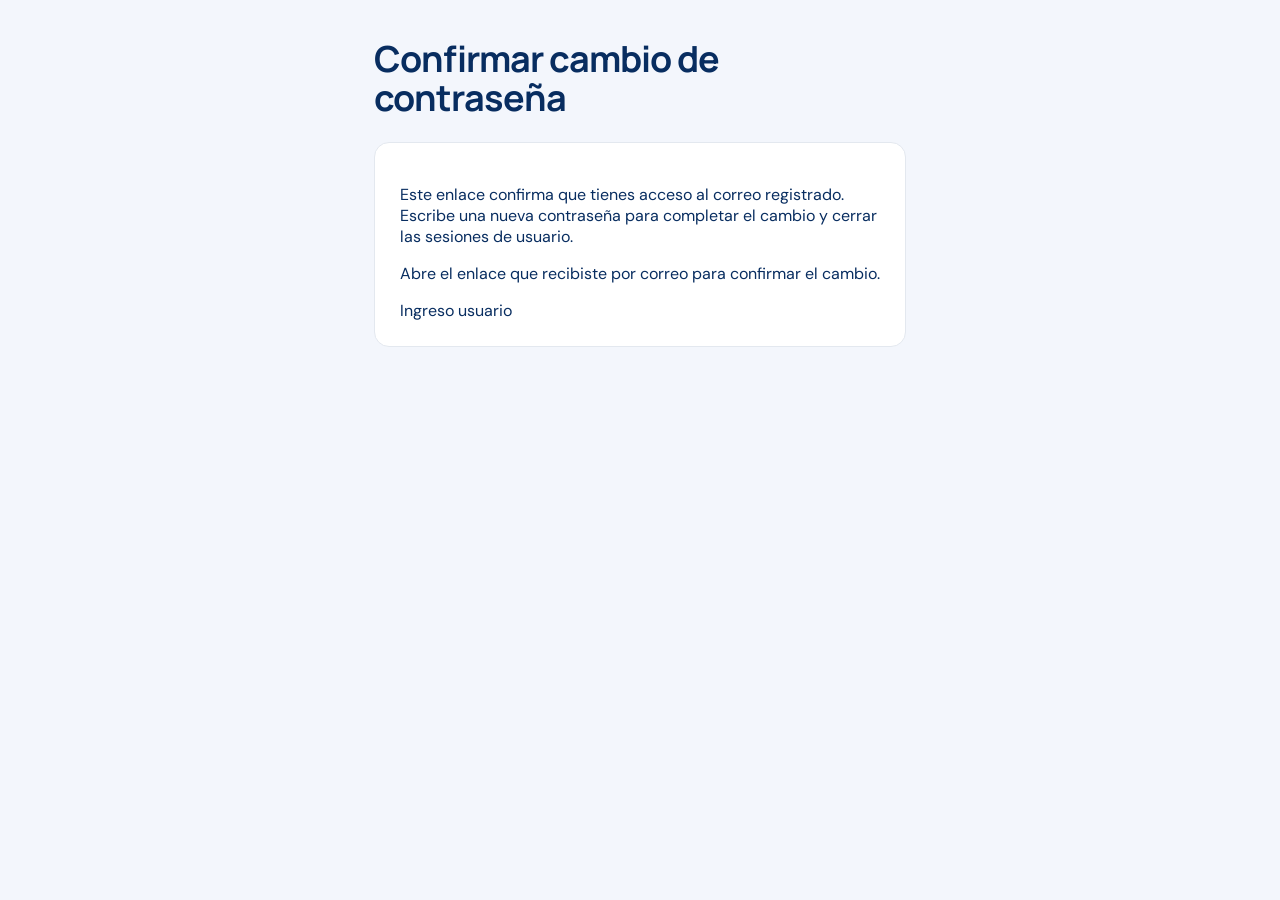
<file: confirmar-cambio.html>
<!doctype html><html lang="es"><head><meta charset="utf-8"><meta name="viewport" content="width=device-width,initial-scale=1"><meta name="referrer" content="no-referrer"><title>Confirmar contraseña | Impulso</title><link rel="stylesheet" href="administrador.css?v=revision-1792554745220"><script src="confirmar-cambio.js?v=revision-1792554745220" defer></script><meta name="impulso-build" content="revision-1792554745220"><meta name="robots" content="noindex,nofollow"></head><body><main class="admin" style="max-width:660px"><h1>Confirmar cambio de contraseña</h1><section class="admin-panel"><p>Este enlace confirma que tienes acceso al correo registrado. Escribe una nueva contraseña para completar el cambio y cerrar las sesiones de usuario.</p><form id="confirm-change"><label>Nueva contraseña<input name="password" type="password" minlength="12" maxlength="128" required autocomplete="new-password"></label><label>Repite tu nueva contraseña<input name="repeat" type="password" minlength="12" required autocomplete="new-password"></label><button class="button">Confirmar y cambiar contraseña</button></form><p id="change-status" role="status"></p><a href="acceso.html">Ingreso usuario</a></section></main></body></html>
</file>
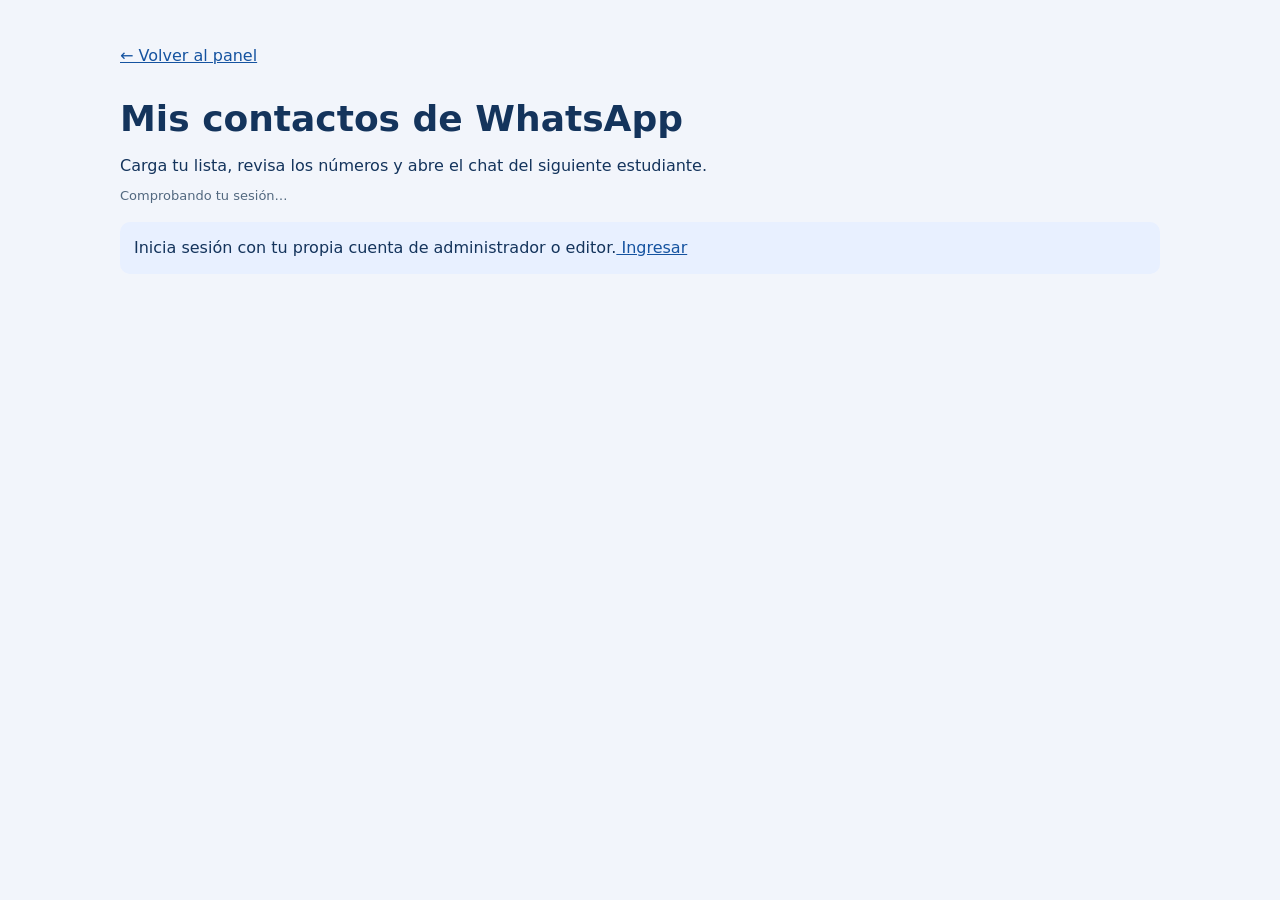
<file: envio-manual.html>
<!doctype html><html lang="es"><head><meta charset="utf-8"><meta name="viewport" content="width=device-width,initial-scale=1"><meta name="robots" content="noindex,nofollow"><title>Mis contactos · WhatsApp</title><link rel="stylesheet" href="envio-manual.css?v=elegir-20261113"><script defer src="supabase-config.js"></script><script defer src="supabase-auth.js"></script><script defer src="assets/vendor/xlsx.full.min.js"></script><script defer src="envio-manual.js?v=elegir-20261113"></script></head><body><main>
<header><a href="administrador.html" target="_top">← Volver al panel</a><h1>Mis contactos de WhatsApp</h1><p>Carga tu lista, revisa los números y abre el chat del siguiente estudiante.</p><p id="identity" role="status">Comprobando tu sesión…</p></header><p id="status" role="status" aria-live="polite"></p><div id="workspace" hidden>
<section id="setup-warning" class="warning" hidden><h2>Las listas del equipo aún no están activadas</h2><p>El administrador debe completar la configuración en Supabase. Subir archivos a GitHub no completa ese paso. Tus contactos no se han borrado.</p><button id="retry-setup" type="button">Comprobar otra vez</button><button id="use-local" type="button" class="secondary">Trabajar solo en este equipo</button><p>La lista personal no se comparte ni evita duplicados con tus compañeros.</p><details><summary>Instrucciones para el administrador</summary><p>En Supabase → SQL Editor, ejecuta el archivo <strong>equipo-whatsapp.sql</strong> de la carpeta SUPABASE-NO-SUBIR. Después pulsa Comprobar otra vez. No necesitas cambiar usuarios o contraseñas.</p></details></section>
<div class="steps" aria-label="Pasos"><span>1 · Elegir lista</span><span>2 · Revisar contactos</span><span>3 · Abrir WhatsApp y enviar</span></div>
<section class="list-card"><div class="section-title"><h2>1. Tu lista</h2><button id="show-upload" type="button">＋ Cargar contactos</button></div><div id="team-controls"><label>Listas del equipo<select id="lists"><option value="">Todavía no hay listas</option></select></label><div class="inline"><button id="join" type="button" class="secondary">Ver contactos de esta lista</button><button id="refresh" type="button" class="secondary">↻ Actualizar</button></div><p id="list-help">Si un compañero ya cargó el archivo, elige su lista. No necesitas subirlo otra vez.</p></div><button id="saved-personal" type="button" class="secondary" hidden>Ver mi lista personal guardada</button><button id="legacy" type="button" class="secondary" hidden>Recuperar mi lista anterior de este navegador</button><details class="advanced"><summary>Forma de trabajo</summary><label>Usar<select id="mode"><option value="team">Lista compartida con mis compañeros</option><option value="local">Mi lista personal en este navegador</option></select></label><p id="mode-info"></p></details></section>
<section id="upload-panel" hidden><h2>Cargar contactos</h2><p>Elige tu Excel o CSV. Verás los teléfonos antes de guardarlos.</p><label>Nombre para reconocer la lista<input id="name" maxlength="120" value="Mi lista" placeholder="Ej.: Consultas noviembre"></label><label class="file-label">Seleccionar Excel o CSV<input id="file" type="file" accept=".xlsx,.xls,.csv"></label><details><summary>Pegar números o cambiar el código de país</summary><label>Un teléfono por línea<textarea id="paste" rows="3" placeholder="+593…"></textarea></label><label>Código de país de números locales<input id="country" value="593" inputmode="numeric" maxlength="4"></label><button id="read-paste" type="button" class="secondary">Revisar estos números</button></details>
<div id="import-preview" hidden class="import-preview"><strong id="draft-count"></strong><p>Vista previa del archivo. Estos números todavía no están guardados para el equipo.</p><div class="scroll preview-scroll"><table><thead><tr><th>N.º</th><th>Teléfono leído</th></tr></thead><tbody id="draft-rows"></tbody></table></div></div>
<label>Mensaje que quieres enviar<textarea id="message" rows="4" maxlength="4096" placeholder="Hola, somos Impulso Universitario… Puedes incluir aquí el enlace de tu página."></textarea></label><label>Descripción de la autorización (opcional)<input id="consent-note" maxlength="500" placeholder="Puedes describir cómo autorizaron recibir mensajes" aria-describedby="consent-help"></label><p id="consent-help" class="field-help">Para guardar basta con confirmar la casilla si los contactos autorizaron el mensaje. La descripción es opcional.</p><label class="check"><input id="consent" type="checkbox"> Confirmo que estos contactos autorizaron recibir este mensaje.</label><button id="load" type="button">Guardar lista y ver contactos</button><p id="load-status" role="status" aria-live="polite"></p><button id="cancel-upload" type="button" class="secondary">Volver sin cargar</button><p>No se crean cuentas de usuario para los estudiantes. Los números repetidos o excluidos no se vuelven a añadir.</p></section>
<section id="contacts-panel"><div class="section-title"><h2>2. Contactos de tu lista</h2><span id="total-pill" class="pill">0 contactos</span></div><p id="active-list-name"></p><div class="counts"><span><b id="count-pending">0</b>Pendientes</span><span><b id="count-sent">0</b>Marcados enviados</span><span><b id="count-skipped">0</b>Omitidos o bajas</span></div><div id="empty-contacts" class="empty"><h3>Todavía no hay contactos en esta pantalla</h3><p id="empty-help">Elige una lista del equipo o pulsa Cargar contactos.</p><button id="empty-upload" type="button">＋ Cargar mi Excel</button></div><div id="contact-table" class="scroll" hidden><table><thead><tr><th>N.º</th><th>Teléfono</th><th>Estado</th><th>Acciones</th></tr></thead><tbody id="rows"></tbody></table></div><progress id="bar" value="0" max="1"></progress><p id="summary"></p></section>
<section id="send-panel"><h2>3. Enviar al siguiente contacto</h2><p id="current" class="current">Primero carga o elige una lista.</p><label>Abrir con<select id="wa-client"><option value="web">WhatsApp Web (computadora)</option><option value="app">WhatsApp del teléfono o aplicación</option></select></label><label class="check"><input id="send-consent" type="checkbox"> El destinatario autorizó recibir este mensaje.</label><button id="next-contact" type="button" class="primary-large">Preparar siguiente contacto</button><a id="open" class="button whatsapp" href="#" hidden>Abrir WhatsApp para enviar ↗</a><p id="next-help">Primero prepara el contacto. Después abre WhatsApp y pulsa Enviar allí.</p><label>Mensaje del contacto<textarea id="send-message-preview" rows="3" readonly></textarea></label><div class="inline"><button id="sent" type="button" class="success">✓ Ya envié · siguiente</button><button id="skip" type="button" class="secondary">Omitir este contacto</button><button id="copy" type="button" class="secondary">Copiar mensaje</button></div><p class="important">Marcar «Ya envié» no envía el mensaje. Úsalo después de pulsar Enviar en WhatsApp. El panel no comprueba la entrega.</p><details><summary>Adjuntar imagen</summary><label>Imagen que vas a enviar<input id="image" type="file" accept="image/png,image/jpeg,image/webp"></label><img id="preview" hidden alt="Vista previa de la imagen"><p>Esta es solo una vista previa. En WhatsApp pulsa el clip → Fotos y videos y adjunta la imagen en cada chat.</p></details><details><summary>Si WhatsApp no abre o necesito liberar un contacto</summary><label>Abrir chat en<select id="open-mode"><option value="same">Esta pestaña (celular)</option><option value="new">Otra pestaña (computadora)</option></select></label><button id="release" type="button" class="secondary">Liberar mi contacto sin enviar</button><p>Comprueba que el dispositivo esté vinculado al WhatsApp Business del negocio. No sigas enviando desde una pestaña vieja si liberaste el número.</p></details>
<div hidden><button id="take" type="button">Reservar</button><button id="prepare" type="button">Preparar</button><button id="new-list" type="button">Preparar otra lista</button></div></section>
<details class="tools"><summary>Más opciones: guardar contactos, respaldo y pausas</summary><section><h2>Guardar y respaldar</h2><button id="vcf" type="button" class="secondary">Guardar contactos en el teléfono (.vcf)</button><button id="export" type="button" class="secondary">Descargar lista y avance</button><label>Recuperar un respaldo personal JSON<input id="restore" type="file" accept=".json"></label><button id="clear" type="button" class="danger">Borrar mi lista personal</button><p>Los contactos se guardan como Contacto IU… No son cuentas de acceso. Guardarlos en la agenda no evita el spam. Los respaldos contienen teléfonos: no los publiques.</p></section><section><h2>Pausar el trabajo</h2><button id="pause" type="button" class="secondary">Pausar esta lista</button><button id="pause-all" type="button" class="danger">Pausar todo el equipo</button><p>Si WhatsApp muestra una restricción, avisa a todos y detén los chats ya abiertos. Ningún algoritmo garantiza evitar bloqueos.</p></section></details>
<details class="tools"><summary>Una persona pidió que no le escribamos más</summary><section><label>Número completo<input id="block-phone" inputmode="tel" placeholder="+593…"></label><button id="block" type="button" class="danger">Añadir a No contactar</button><p>En modo compartido se excluye el número para todo el equipo.</p></section></details>
<p class="footnote">El envío es manual, sin Render ni API de pago. Las listas compartidas necesitan Supabase activo. Todos los compañeros deben vincular sus dispositivos al WhatsApp Business del negocio.</p></div></main></body></html>
</file>
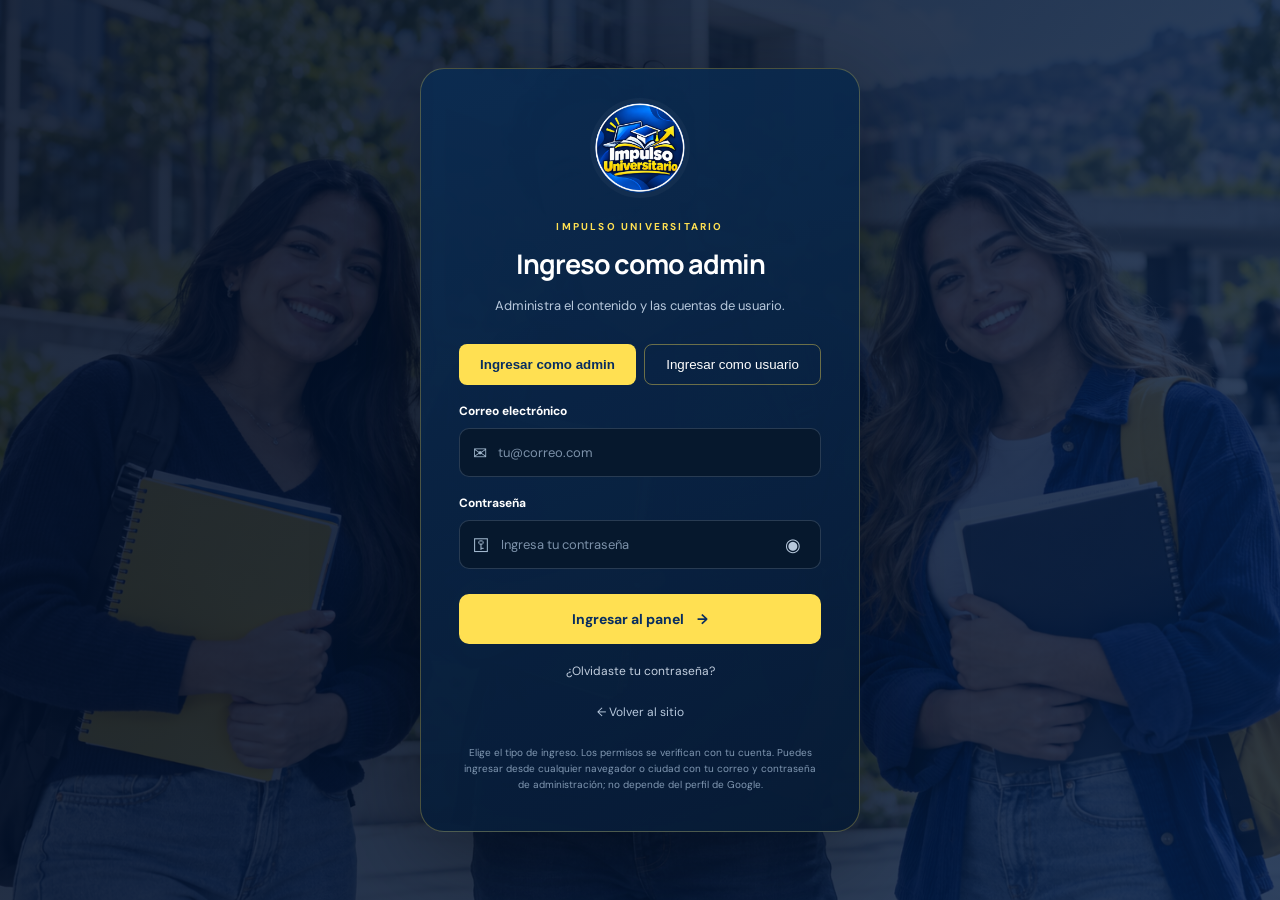
<file: login.html>
<!doctype html>
<html lang="es"><head><meta charset="UTF-8"><meta name="viewport" content="width=device-width,initial-scale=1"><meta name="robots" content="noindex,nofollow"><meta name="referrer" content="no-referrer"><meta name="theme-color" content="#082d60"><title>Ingreso administrador | Impulso Universitario</title><link rel="icon" href="assets/logo-impulso.png"><link rel="stylesheet" href="login.css?v=revision-1792554745220"><script src="supabase-config.js?v=revision-1792554745220" defer></script><script src="supabase-auth.js?v=revision-1792554745220" defer></script><script src="login.js?v=revision-1792554745220" defer></script></head>
<body><main class="login-card"><a class="login-logo" href="index.html" aria-label="Volver a Impulso Universitario"><img src="assets/logo-impulso.png" alt="Impulso Universitario" width="90" height="90"></a><div class="login-eyebrow">IMPULSO UNIVERSITARIO</div><h1 id="login-title">Bienvenido de nuevo</h1><p class="login-subtitle" id="login-subtitle">Ingresa para administrar tu página.</p>
<div class="entry-roles" aria-label="Tipo de ingreso"><button type="button" data-entry-role="admin" aria-pressed="true">Ingresar como admin</button><button type="button" data-entry-role="user" aria-pressed="false">Ingresar como usuario</button></div><form id="admin-signin" autocomplete="off"><label for="login-email">Correo electrónico</label><div class="input-wrap"><span aria-hidden="true">✉</span><input id="login-email" type="email" name="email" autocomplete="username" required placeholder="tu@correo.com" maxlength="200"></div><label for="login-password">Contraseña</label><div class="input-wrap"><span aria-hidden="true">⚿</span><input id="login-password" type="password" name="impulso-manual-password" autocomplete="new-password" readonly required placeholder="Ingresa tu contraseña"><button class="show-password" type="button" aria-label="Mostrar contraseña" aria-pressed="false">◉</button></div><button class="submit" type="submit">Ingresar al panel <span aria-hidden="true">→</span></button></form>
<form id="recover-form" hidden><label for="recover-email">Correo de tu cuenta</label><div class="input-wrap"><span aria-hidden="true">✉</span><input id="recover-email" type="email" required autocomplete="email" placeholder="tu@correo.com"></div><button class="submit" type="submit">Enviar enlace de recuperación →</button></form>
<form id="password-form" hidden><label for="new-password">Nueva contraseña</label><div class="input-wrap"><input id="new-password" type="password" required minlength="12" autocomplete="new-password" placeholder="Mínimo 12 caracteres"></div><label for="confirm-password">Confirmar contraseña</label><div class="input-wrap"><input id="confirm-password" type="password" required minlength="12" autocomplete="new-password" placeholder="Escríbela de nuevo"></div><button class="submit" type="submit">Guardar nueva contraseña →</button></form>
<p id="login-status" role="status" aria-live="polite"></p><button class="text-button" id="recover-toggle" type="button">¿Olvidaste tu contraseña?</button><a class="back-link" href="index.html">← Volver al sitio</a><p class="private-note">Elige el tipo de ingreso. Los permisos se verifican con tu cuenta. Puedes ingresar desde cualquier navegador o ciudad con tu correo y contraseña de administración; no depende del perfil de Google.</p></main></body></html>
</file>
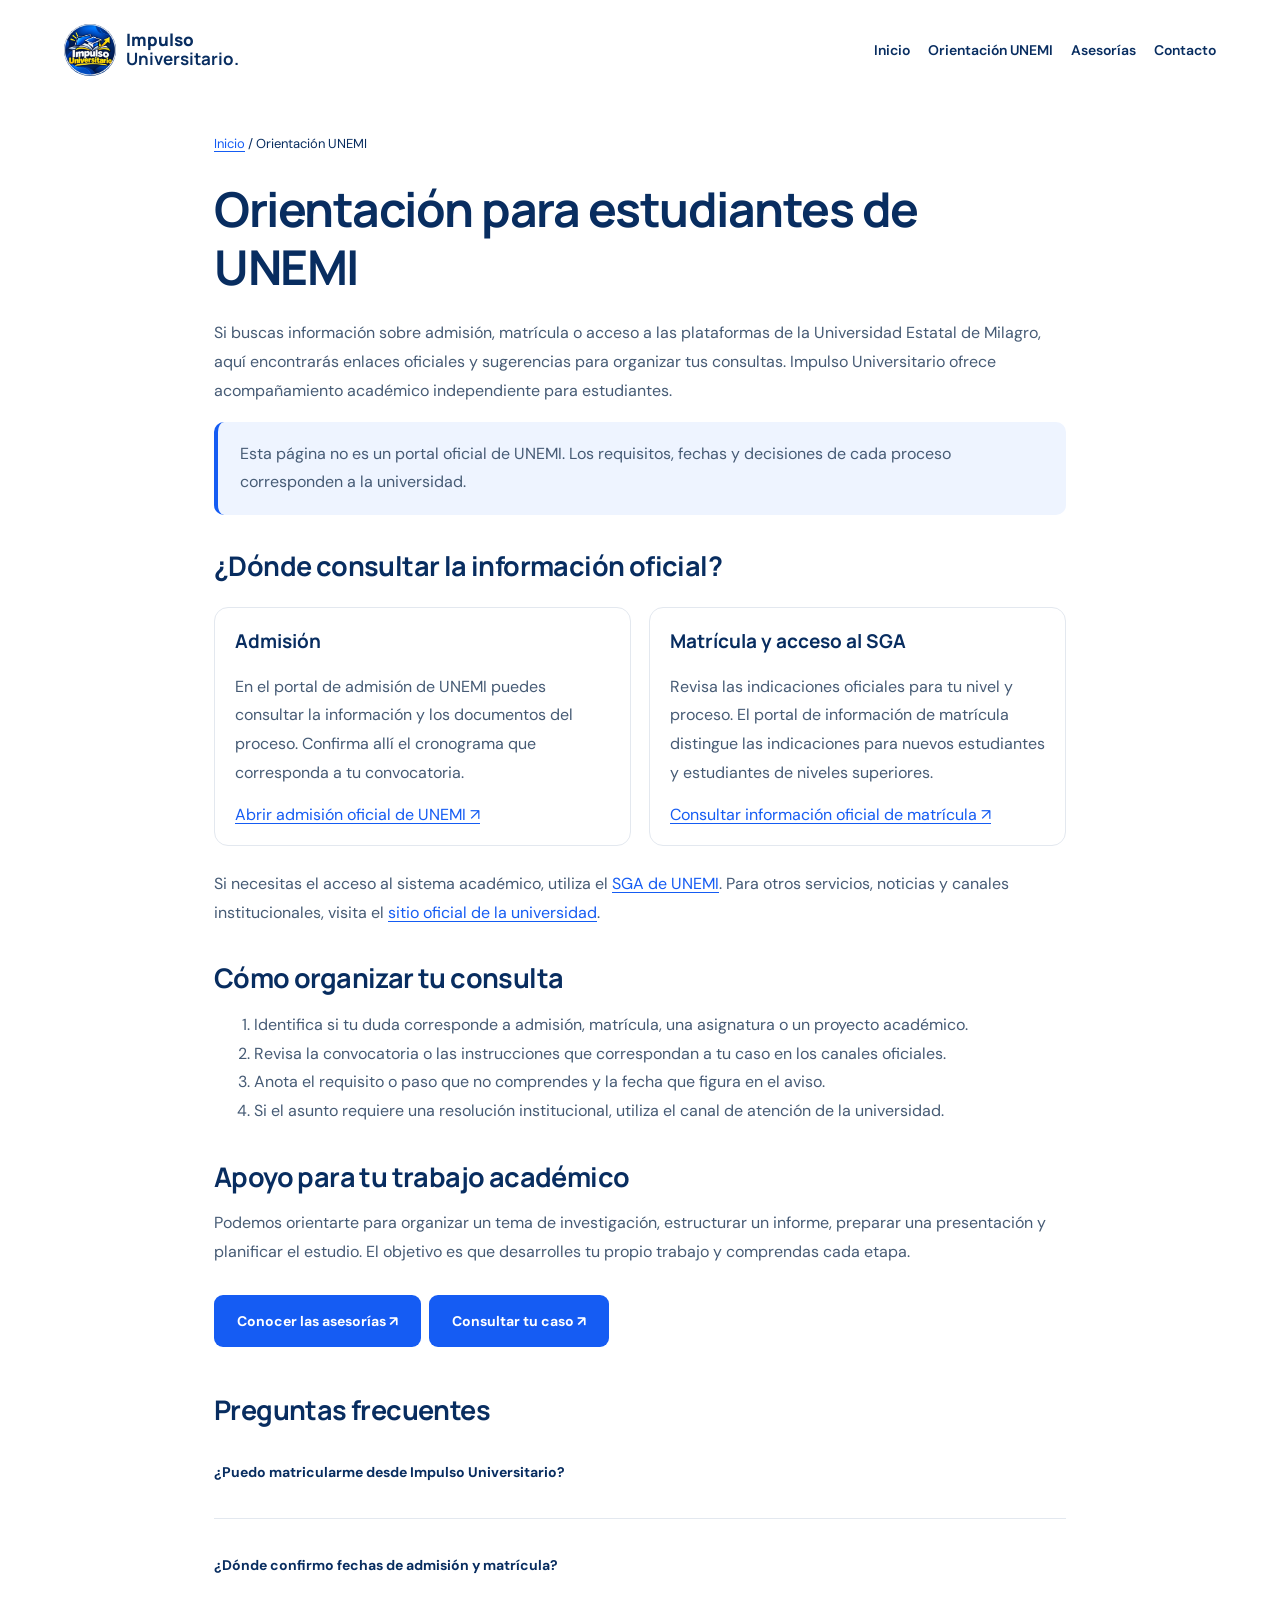
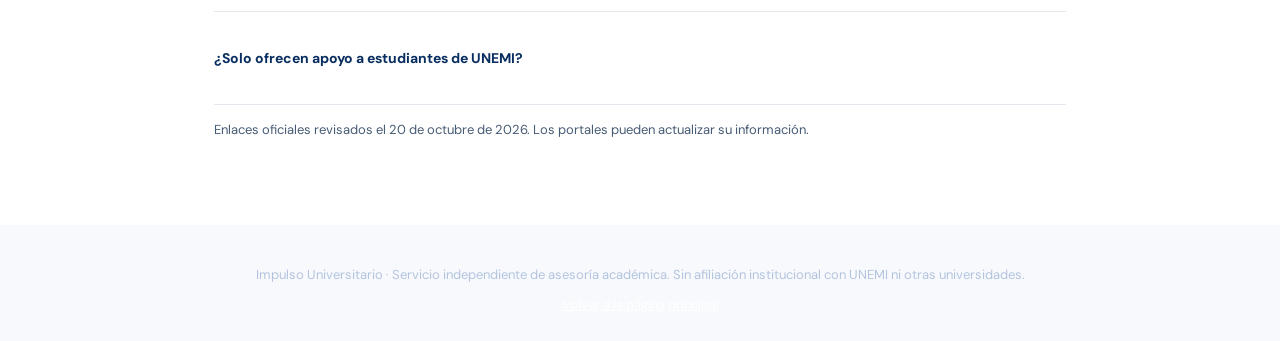
<file: orientacion-unemi.html>
<!doctype html><html lang="es"><head><meta charset="utf-8"><meta name="viewport" content="width=device-width,initial-scale=1"><title>Orientación para estudiantes de UNEMI | Impulso Universitario</title><meta name="description" content="Encuentra enlaces oficiales de UNEMI para admisión, matrícula y SGA, y orientación independiente para organizar tus estudios. Consulta los requisitos en la universidad."><link rel="canonical" href="https://somostic048-rgb.github.io/Impulso-Universitario/orientacion-unemi.html"><meta name="robots" content="index,follow,max-image-preview:large"><meta property="og:type" content="website"><meta property="og:locale" content="es_EC"><meta property="og:site_name" content="Impulso Universitario"><meta property="og:title" content="Orientación para estudiantes de UNEMI | Impulso Universitario"><meta property="og:description" content="Encuentra enlaces oficiales de UNEMI para admisión, matrícula y SGA, y orientación independiente para organizar tus estudios. Consulta los requisitos en la universidad."><meta property="og:url" content="https://somostic048-rgb.github.io/Impulso-Universitario/orientacion-unemi.html"><meta property="og:image" content="https://somostic048-rgb.github.io/Impulso-Universitario/assets/banner.png"><meta name="twitter:card" content="summary_large_image"><meta name="theme-color" content="#082d60"><link rel="icon" href="assets/logo-impulso.png"><link rel="stylesheet" href="estilos.css?v=revision-1792554745220"><link rel="stylesheet" href="guias.css?v=revision-1792554745220"></head><body class="guide-page"><header class="guide-header"><a class="brand" href="./"><img class="brand-logo" src="assets/logo-impulso.png" width="52" height="52" alt="Impulso Universitario"><span>Impulso<strong>Universitario.</strong></span></a><nav class="guide-nav" aria-label="Navegación de guías"><a href="./">Inicio</a><a href="orientacion-unemi.html">Orientación UNEMI</a><a href="asesoria-academica.html">Asesorías</a><a href="./#contacto">Contacto</a></nav></header><main class="guide-main"><div class="guide-breadcrumb"><a href="./">Inicio</a> / Orientación UNEMI</div><h1>Orientación para estudiantes de UNEMI</h1><p>Si buscas información sobre admisión, matrícula o acceso a las plataformas de la Universidad Estatal de Milagro, aquí encontrarás enlaces oficiales y sugerencias para organizar tus consultas. Impulso Universitario ofrece acompañamiento académico independiente para estudiantes.</p><p class="guide-note">Esta página no es un portal oficial de UNEMI. Los requisitos, fechas y decisiones de cada proceso corresponden a la universidad.</p><h2>¿Dónde consultar la información oficial?</h2><div class="guide-grid"><section class="guide-card"><h3>Admisión</h3><p>En el portal de admisión de UNEMI puedes consultar la información y los documentos del proceso. Confirma allí el cronograma que corresponda a tu convocatoria.</p><a href="https://admisiongrado.unemi.edu.ec/" target="_blank" rel="noopener">Abrir admisión oficial de UNEMI ↗</a></section><section class="guide-card"><h3>Matrícula y acceso al SGA</h3><p>Revisa las indicaciones oficiales para tu nivel y proceso. El portal de información de matrícula distingue las indicaciones para nuevos estudiantes y estudiantes de niveles superiores.</p><a href="https://matriculacion.unemi.edu.ec/" target="_blank" rel="noopener">Consultar información oficial de matrícula ↗</a></section></div><p>Si necesitas el acceso al sistema académico, utiliza el <a href="https://sga.unemi.edu.ec/" target="_blank" rel="noopener">SGA de UNEMI</a>. Para otros servicios, noticias y canales institucionales, visita el <a href="https://www.unemi.edu.ec/" target="_blank" rel="noopener">sitio oficial de la universidad</a>.</p><h2>Cómo organizar tu consulta</h2><ol><li>Identifica si tu duda corresponde a admisión, matrícula, una asignatura o un proyecto académico.</li><li>Revisa la convocatoria o las instrucciones que correspondan a tu caso en los canales oficiales.</li><li>Anota el requisito o paso que no comprendes y la fecha que figura en el aviso.</li><li>Si el asunto requiere una resolución institucional, utiliza el canal de atención de la universidad.</li></ol><h2>Apoyo para tu trabajo académico</h2><p>Podemos orientarte para organizar un tema de investigación, estructurar un informe, preparar una presentación y planificar el estudio. El objetivo es que desarrolles tu propio trabajo y comprendas cada etapa.</p><a class="button" href="asesoria-academica.html">Conocer las asesorías ↗</a><a class="button" href="./#contacto">Consultar tu caso ↗</a><h2>Preguntas frecuentes</h2><details><summary>¿Puedo matricularme desde Impulso Universitario?</summary><p>La matrícula se realiza en los sistemas oficiales de la universidad. Esta guía enlaza las fuentes institucionales y ofrece orientación independiente.</p></details><details><summary>¿Dónde confirmo fechas de admisión y matrícula?</summary><p>Confírmalas en el portal oficial correspondiente. Esta guía no publica un calendario propio ni sustituye los avisos de UNEMI.</p></details><details><summary>¿Solo ofrecen apoyo a estudiantes de UNEMI?</summary><p>No. También brindamos orientación académica a estudiantes de otras universidades y carreras.</p></details><p class="guide-date">Enlaces oficiales revisados el <time datetime="2026-10-20">20 de octubre de 2026</time>. Los portales pueden actualizar su información.</p></main><footer class="guide-footer"><p>Impulso Universitario · Servicio independiente de asesoría académica. Sin afiliación institucional con UNEMI ni otras universidades.</p><a href="./">Volver a la página principal</a></footer></body></html>
</file>
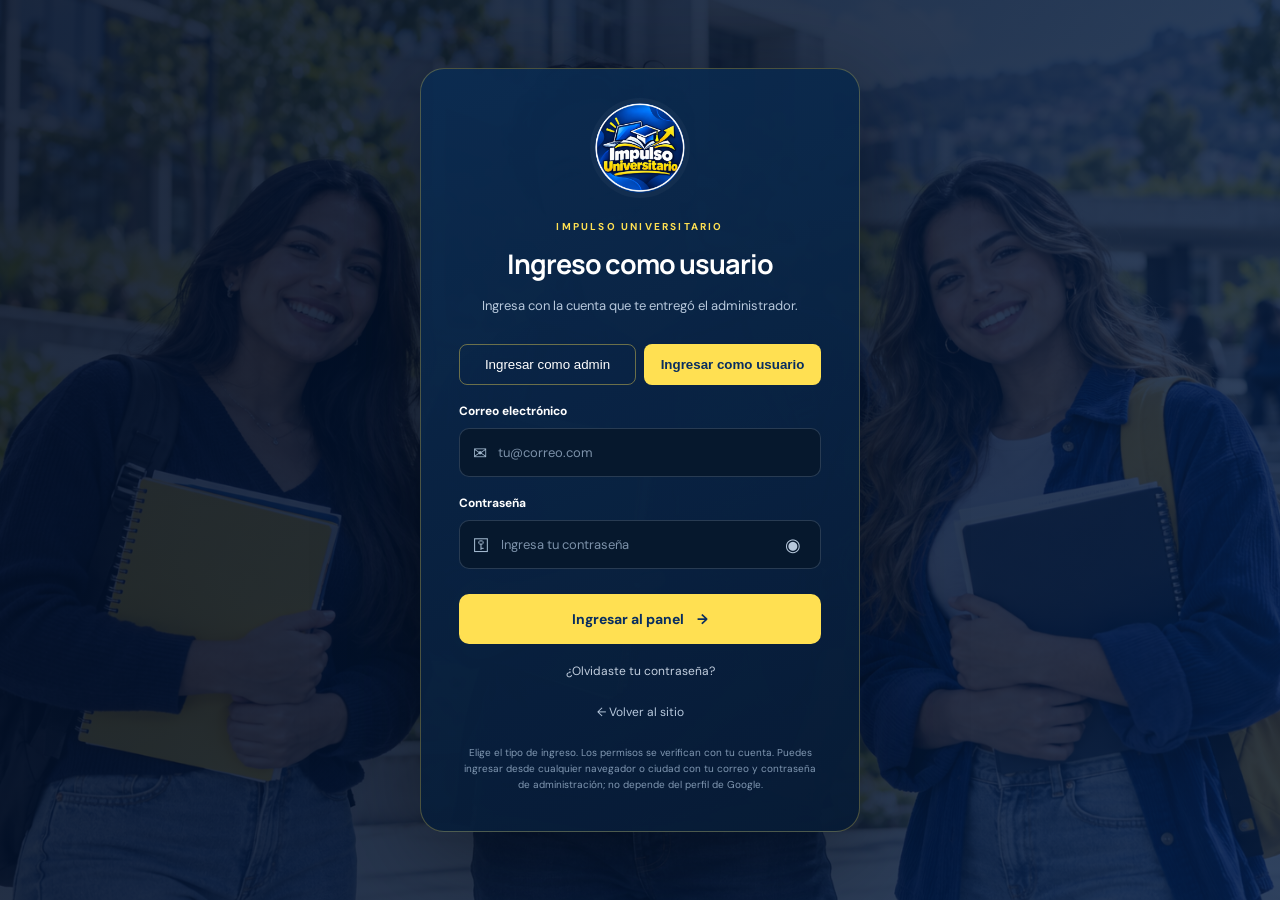
<file: portal-admin.html>
<!doctype html><html lang="es"><head><meta charset="utf-8"><meta name="viewport" content="width=device-width,initial-scale=1"><title>Mensajería y atención | Impulso</title><link rel="stylesheet" href="administrador.css?v=revision-1792554745220"><link rel="stylesheet" href="portal.css?v=revision-1792554745220"><script src="supabase-config.js?v=revision-1792554745220" defer></script><script src="supabase-auth.js?v=revision-1792554745220" defer></script><script src="portal-cloud.js?v=revision-1792554745220" defer></script><script src="portal-admin.js?v=revision-1792554745220" defer></script><meta name="impulso-build" content="revision-1792554745220"><meta name="robots" content="noindex,nofollow"><script src="manual-navigation.js?v=equipo-20261113" defer></script></head><body><main class="admin"><a href="administrador.html">← Panel de contenido</a><h1>Mensajería y atención</h1><section class="admin-panel"><h2>WhatsApp manual para administradores y editores</h2><p>Carga Excel o CSV, guarda contactos y reparte el trabajo con el equipo. Sin Render ni API de pago; los mensajes se envían dentro de WhatsApp.</p><a class="button" href="envio-manual.html" target="_top">Abrir WhatsApp manual y listas del equipo ↗</a></section><section class="admin-panel"><h2>Envío manual sin API de pago</h2><p>Carga Excel o CSV, abre cada chat y marca tu avance.</p><a class="button" href="envio-manual.html">Abrir lista de envío manual →</a></section><p>Importa contactos, envía mensajes y atiende las dudas del chatbot.</p><section class="admin-panel"><label>Clave de administración de mensajería<input id="key" type="password" autocomplete="off"></label><small>La clave se mantiene solo en esta página y se envía al servidor. Usa HTTPS al publicar.</small><button id="connect" class="button">Conectar</button><p id="status" role="status"></p></section>
<section class="admin-panel"><h2>1. Importar contactos</h2><form id="extract"><label>Word, Excel o PDF<input name="file" type="file" accept=".docx,.xlsx,.xls,.pdf" required></label><label>País de números locales<select name="country"><option value="EC">Ecuador +593</option><option value="CO">Colombia +57</option><option value="PE">Perú +51</option><option value="MX">México +52</option><option value="ES">España +34</option><option value="US">Estados Unidos +1</option></select></label><button class="button">Extraer teléfonos</button></form><h3>Listas guardadas</h3><button type="button" class="button" id="refresh-contact-lists">Actualizar listas</button><label>Base de contactos<select id="contact-lists"><option value="">Selecciona una lista</option></select></label><button type="button" class="button" id="load-contact-list">Cargar contactos para el envío</button><button type="button" class="button" id="export-contacts-xlsx">Exportar Excel</button><button type="button" class="button" id="export-contacts-csv">Exportar CSV</button><p>Se conservan las listas importadas. Máximo 1.000 contactos por lista y envío.</p><p>Máximo 10 MB. Word antiguo .doc debe convertirse a .docx. PDF escaneado necesita OCR previo. Revisa las cifras detectadas: pueden incluir datos que no sean contactos.</p></section>
<section class="admin-panel"><h2>2. Revisar y enviar</h2><form id="send"><label>Destinatarios (código internacional, un número por línea)<textarea id="phones" rows="6" required placeholder="593991234567"></textarea></label><label>Mensaje personalizado<textarea name="message" maxlength="4096" rows="5" required></textarea></label><label>Imagen opcional<input name="image" type="file" accept="image/png,image/jpeg"></label><img id="image-preview" alt="Imagen que acompañará el mensaje" hidden style="max-width:240px;max-height:180px"><h3>Vista previa del mensaje</h3><p id="message-preview" style="white-space:pre-wrap;padding:18px;background:#eff4fc;border-radius:12px"></p><small id="message-count"></small><p>Con imagen, el mensaje admite hasta 1024 caracteres y la imagen hasta 5 MB.</p><label>Plantilla aprobada (para iniciar conversaciones)<input name="template" placeholder="nombre_de_plantilla"></label><label>Idioma de la plantilla<input name="language" value="es"></label><p>La plantilla debe tener una variable de texto {{1}} en el cuerpo. Si adjuntas imagen, debe tener encabezado de imagen aprobado.</p><label class="check"><input name="window" type="checkbox"> Sin plantilla: todos los destinatarios tienen una ventana de atención activa de 24 horas.</label><label class="check"><input name="consent" type="checkbox" required> Estos contactos autorizaron recibir nuestros mensajes.</label><button id="send-button" class="button">Iniciar envío secuencial</button></form><button id="cancel" class="button" hidden>Cancelar pendientes</button><p id="progress" role="status"></p><ul id="results"></ul><small>“Aceptado” significa que la API recibió el mensaje. La entrega requiere confirmación por webhook. No se reintentan envíos automáticamente.</small></section>
<section class="admin-panel"><h2>Personalizar chatbot</h2><form id="chat-settings"><label class="check"><input type="checkbox" name="enabled"> Activar chatbot</label><label>Nombre<input name="name" maxlength="100" required></label><label>Texto del botón flotante<input name="launcher" maxlength="100" required></label><label>Avatar (emoji o símbolo)<input name="avatar" maxlength="20" required></label><label>Saludo<textarea name="greeting" maxlength="1000" required></textarea></label><label>Respuesta cuando no encuentra información<textarea name="fallback" maxlength="1000" required></textarea></label><label>Texto del botón de atención humana<input name="humanLabel" maxlength="100" required></label><label>Confirmación de consulta registrada<textarea name="success" maxlength="1000" required></textarea></label><label>Color principal<input name="color" type="color"></label><label>Animación<select name="animation"><option value="bounce">Balanceo</option><option value="pulse">Pulso</option><option value="none">Sin animación</option></select></label><label class="check"><input name="humanEnabled" type="checkbox"> Permitir consultas a administradores</label><label class="check"><input name="suggestions" type="checkbox"> Mostrar botones de preguntas sugeridas</label><div id="chat-preview" class="portal-card" aria-label="Vista previa del chatbot"><span class="chat-face"></span><strong></strong><p></p></div><button class="button">Guardar personalización</button></form><small>Los cambios se aplican al abrir o recargar la web pública. El avatar admite emojis y símbolos; puedes elegir las animaciones disponibles sin modificar código.</small></section>
<section class="admin-panel"><h2>Preguntas frecuentes del chatbot</h2><p>El bot responde con este contenido. Añade palabras clave separadas por comas. Si no encuentra una respuesta clara, ofrece atención humana.</p><div id="faqs"></div><button id="add-faq" class="button">Añadir pregunta</button><label>Cargar preguntas desde JSON<input id="faq-import" type="file" accept="application/json,.json"></label><small>Formato: [{"question":"Pregunta", "answer":"Respuesta", "keywords":"palabra,tema"}]</small><button id="save-faqs" class="button">Guardar preguntas</button></section>
<section class="admin-panel"><h2>Consultas para administradores</h2><button id="refresh-leads" class="button">Actualizar consultas</button><div id="leads"></div><small>El enlace de WhatsApp abre una conversación para que un administrador contacte al cliente.</small></section></main></body></html>
</file>
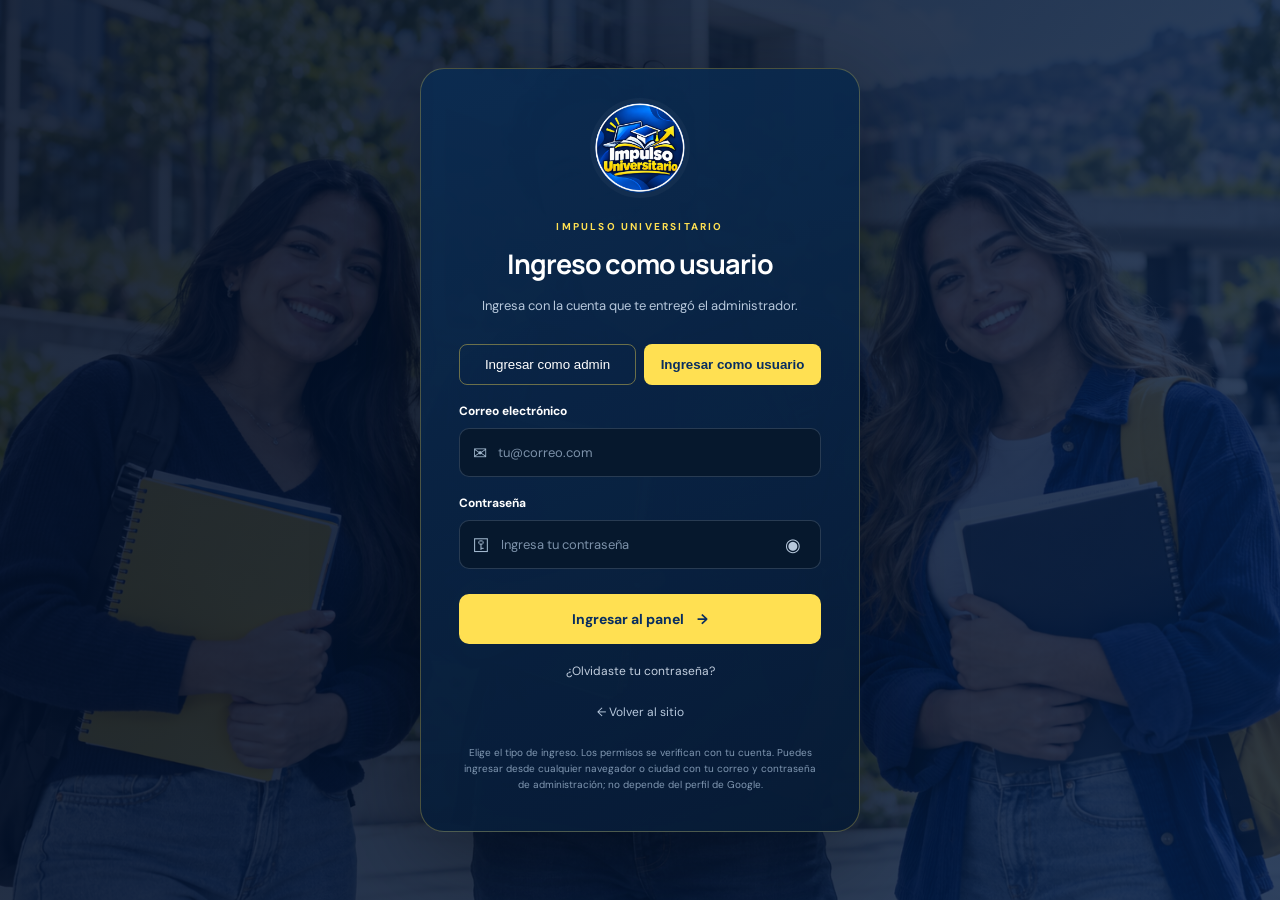
<file: usuario.html>
<!doctype html><html lang="es"><head><meta charset="utf-8"><meta name="viewport" content="width=device-width,initial-scale=1"><meta name="robots" content="noindex"><title>Mi cuenta | Impulso Universitario</title><link rel="stylesheet" href="login.css?v=revision-1792554745220"><script src="supabase-config.js?v=revision-1792554745220" defer></script><script src="supabase-auth.js?v=revision-1792554745220" defer></script><script src="usuario.js?v=revision-1792554745220" defer></script></head><body><main class="login-card"><h1>Mi cuenta de usuario</h1><p id="user-status" role="status">Verificando tu acceso…</p><a class="back-link" href="index.html">Ver información y servicios</a><button id="user-exit" class="submit" type="button">Cerrar sesión</button></main></body></html>
</file>
<file: estilos.css>
@import url('https://fonts.googleapis.com/css2?family=DM+Sans:wght@400;500;600;700&family=Manrope:wght@400;500;600;700;800&display=swap');
:root{--navy:#082d60;--blue:#155cf3;--yellow:#ffdf4f;--muted:#697487;--paper:#f7f9fc;--line:#e3e8ef}*{box-sizing:border-box}html{scroll-behavior:smooth;scroll-padding-top:90px}body{margin:0;color:var(--navy);background:white;font-family:'DM Sans',Arial,sans-serif}h1,h2,h3,.brand{font-family:Manrope,Arial,sans-serif}a{color:inherit;text-decoration:none}button,input,select,textarea{font:inherit}button,a,summary{touch-action:manipulation}button{cursor:pointer}a:focus-visible,button:focus-visible,summary:focus-visible{outline:3px solid var(--blue);outline-offset:5px}.topline{background:var(--navy);color:white;text-align:center;font-size:12px;padding:10px}.topline span{color:var(--yellow);margin-left:18px}header{max-width:1300px;margin:auto;display:flex;align-items:center;justify-content:space-between;padding:24px 5%;background:white}.brand{display:flex;gap:10px;align-items:center;font-size:17px;line-height:1.1;font-weight:800}.brand strong{display:block}.brand-icon{background:var(--yellow);border-radius:12px;font-size:31px;padding:7px 12px}.yellow{color:var(--blue)}nav{display:flex;gap:29px;align-items:center;font-size:13px;font-weight:600}.button{display:inline-flex;align-items:center;justify-content:space-between;gap:25px;padding:17px 23px;border-radius:9px;border:0;background:var(--blue);color:white;font-size:14px;font-weight:700;transition:transform .2s,background .2s}.button:hover{background:#0644c5;transform:translateY(-2px)}.button.small{padding:12px 18px}.menu{display:none}.hero{max-width:1300px;margin:auto;padding:65px 5% 70px;display:grid;grid-template-columns:1.05fr 1fr;gap:65px;align-items:center}.eyebrow{font-size:11px;letter-spacing:1.7px;font-weight:700;margin-bottom:22px}.dot{display:inline-block;width:7px;height:7px;background:var(--blue);border-radius:50%;margin-right:7px}h1{font-size:clamp(42px,4.6vw,67px);line-height:1.08;letter-spacing:-3px;margin:0 0 24px}em{font-style:normal;color:var(--blue)}.hero p{max-width:430px;color:var(--muted);font-size:15px;line-height:1.85}.actions{display:flex;align-items:center;gap:24px;margin:30px 0}.text-link{font-size:13px;font-weight:700}.hero-proof{display:flex;gap:20px;font-size:11px;color:var(--muted)}.hero-visual{position:relative;background:var(--navy);border-radius:26px;padding:36px 26px 25px;min-height:375px;color:white;transform:rotate(-2deg);box-shadow:15px 20px 0 #edf3ff;overflow:visible}.hero-visual>img{position:relative;width:100%;height:auto;border-radius:12px;margin:25px 0;transform:rotate(2deg)}.visual-note{font-size:10px;letter-spacing:1.8px;display:flex;justify-content:space-between}.visual-note span{color:var(--yellow);font-size:27px}.visual-bottom{display:flex;align-items:center;gap:14px;font-size:15px;line-height:1.6}.cap{background:#ffffff16;border-radius:12px;padding:8px 17px;font-size:25px}.arrow{margin-left:auto;font-size:32px;color:var(--yellow)}.sticker{position:absolute;right:-18px;bottom:-23px;background:var(--yellow);color:var(--navy);padding:20px;border-radius:50%;font-size:18px;transform:rotate(10deg);box-shadow:0 0 0 6px white}.orbit{position:absolute;inset:10px;border:1px solid #ffffff15;border-radius:22px}.values{padding:27px 5%;display:flex;justify-content:center;gap:90px;background:var(--paper);font-size:13px;font-weight:600;border-top:1px solid var(--line);border-bottom:1px solid var(--line)}.section{max-width:1300px;margin:auto;padding:82px 5%}.section-heading{display:flex;justify-content:space-between;align-items:flex-end;gap:25px;margin-bottom:36px}h2{font-size:clamp(30px,3vw,41px);line-height:1.2;letter-spacing:-1.6px;margin:0}h2 span{color:var(--muted)}.section-heading p{color:var(--muted);font-size:14px;line-height:1.7}.service-grid{display:grid;grid-template-columns:repeat(3,1fr);gap:16px}.service-card{border:1px solid var(--line);border-radius:15px;padding:27px;transition:.2s;background:white}.service-card:hover{border-color:var(--blue);transform:translateY(-4px)}.service-icon{width:46px;height:46px;background:#edf3ff;color:var(--blue);display:grid;place-items:center;border-radius:12px;font-size:23px}.service-card:nth-child(2n) .service-icon{background:#fff8da;color:#94720a}.service-card h3{font-size:17px;margin:22px 0 10px}.service-card p{font-size:13px;color:var(--muted);line-height:1.7;min-height:44px}.service-card button{border:0;background:none;color:var(--blue);font-weight:700;padding:10px 0 0;font-size:12px}.format-line{display:flex;justify-content:space-between;padding:24px 0 0;font-size:12px;color:var(--muted)}.format-line strong{color:var(--navy)}.university-section{background:var(--navy);color:white;display:grid;grid-template-columns:1fr 1fr;gap:70px;padding:68px max(5%,calc((100% - 1170px)/2));}.university-intro .eyebrow{color:var(--yellow)}.university-intro h2{font-size:35px}.university-intro p{font-size:14px;color:#c1cee1;line-height:1.8}.university-intro label{display:block;font-size:11px;margin:25px 0 10px}select,input,textarea{width:100%;padding:13px;border:1px solid #dce2eb;border-radius:8px;background:white;color:var(--navy)}.university-panel{background:#ffffff0c;border:1px solid #ffffff25;border-radius:16px;padding:29px}.university-panel .uni-title{display:flex;justify-content:space-between;align-items:center}.uni-title h3{font-size:28px;margin:0}.tag{display:inline-block;color:var(--blue);background:#edf3ff;padding:6px 9px;font-size:10px;font-weight:700;border-radius:5px;letter-spacing:.5px}.uni-title .tag{background:var(--yellow);color:var(--navy)}.university-panel p{font-size:13px;color:#c1cee1;line-height:1.7}.uni-links a{display:flex;justify-content:space-between;padding:16px 0;border-bottom:1px solid #ffffff20;font-size:13px}.uni-links a:hover{color:var(--yellow)}.filters{display:flex;gap:5px;flex-wrap:wrap}.filters button{border:0;border-radius:6px;padding:10px 13px;color:var(--muted);background:var(--paper);font-size:12px}.filters button.active{background:var(--navy);color:white}.post-grid{display:grid;grid-template-columns:repeat(3,1fr);gap:22px}.post-card{border:1px solid var(--line);border-radius:15px;overflow:hidden}.post-art{height:145px;padding:24px;background:#e6eeff;display:flex;justify-content:space-between;align-items:center;overflow:hidden}.post-art b{font-size:60px;letter-spacing:-4px;color:var(--blue)}.post-art span{font-size:10px;letter-spacing:2px;writing-mode:vertical-rl}.post-card:nth-child(2n) .post-art{background:#fff5c9}.post-card:nth-child(2n) .post-art b{color:var(--navy)}.post-art img{width:100%;height:100%;object-fit:cover}.post-body{padding:24px}.post-body h3{font-size:18px;line-height:1.4;margin:16px 0 10px}.post-body p{font-size:13px;line-height:1.7;color:var(--muted)}.post-body a{display:inline-block;font-size:12px;font-weight:700;margin-top:10px;color:var(--blue)}.post-body video{width:100%;margin-top:10px}.empty{padding:32px;background:var(--paper);border-radius:12px;grid-column:1/-1}.promo{margin-top:32px;padding:32px 36px;background:var(--yellow);border-radius:15px;position:relative}.promo>span{font-size:9px;letter-spacing:1.7px}.promo h3{font-size:25px;margin:13px 0 8px;letter-spacing:-.8px}.promo p{font-size:13px;max-width:560px}.light{background:var(--navy);position:absolute;right:35px;top:55px}.resources{background:var(--paper);max-width:none;padding-left:max(5%,calc((100% - 1170px)/2));padding-right:max(5%,calc((100% - 1170px)/2))}.resource-grid{display:grid;grid-template-columns:1fr 1fr;gap:45px}.video-card{background:white;border:1px solid var(--line);border-radius:15px;overflow:hidden;display:grid;grid-template-columns:45% 55%}.video-art{background:var(--navy);display:grid;place-content:center;text-align:center;color:white;min-height:240px}.video-art span{font-size:45px;color:var(--yellow)}.video-art p{font-size:9px;letter-spacing:2px}.video-card>div:last-child{padding:24px}.video-card h3{font-size:21px}.video-card p{font-size:13px;line-height:1.7;color:var(--muted)}.guide-list details{border-bottom:1px solid var(--line)}summary{cursor:pointer;list-style:none;display:flex;justify-content:space-between;align-items:center;gap:18px;font-size:14px;padding:21px 0}summary::-webkit-details-marker{display:none}.guide-list summary{color:var(--blue);font-size:12px}.guide-list strong{flex:1;color:var(--navy);font-size:14px}details p{font-size:14px;color:var(--muted);line-height:1.8}.catalog-link{display:inline-block;margin-top:22px;font-size:13px;font-weight:700;color:var(--blue)}.steps{display:grid;grid-template-columns:repeat(3,1fr);gap:55px;margin-top:36px}.steps b{font-size:37px;color:#c5d6fa}.steps h3{font-size:17px}.steps p{font-size:14px;color:var(--muted);line-height:1.8}.contact{background:#eef3ff;max-width:none;padding-left:max(5%,calc((100% - 1170px)/2));padding-right:max(5%,calc((100% - 1170px)/2));display:grid;grid-template-columns:1fr 1fr;gap:80px}.contact h2{font-size:52px}.contact p{line-height:1.8;color:var(--muted);font-size:14px}.contact-note{border-left:3px solid var(--blue);padding-left:16px;margin-top:34px;max-width:320px;font-size:12px;line-height:1.8;color:var(--muted)}form label{display:block;font-size:12px;font-weight:600;margin-bottom:15px}form input,form select,form textarea{margin-top:8px;font-weight:400}.form-row{display:grid;grid-template-columns:1fr 1fr;gap:15px}.check{display:flex;align-items:center;font-size:10px;font-weight:400;gap:8px}.check input{width:auto;margin:0}.check a{text-decoration:underline}form .button{width:100%}.faq{max-width:850px}.faq h2{font-size:30px;margin-bottom:20px}.faq details{border-bottom:1px solid var(--line)}footer{padding:40px 5%;background:var(--navy);color:white;display:flex;flex-wrap:wrap;justify-content:space-between;align-items:center;gap:20px}footer p{font-size:13px;color:#b3c4df}footer>div{display:flex;flex-direction:column;gap:12px;font-size:11px}footer small{width:100%;border-top:1px solid #ffffff20;padding-top:22px;font-size:10px;color:#b3c4df}#toast{position:fixed;bottom:24px;left:50%;transform:translateX(-50%);background:var(--navy);color:white;padding:15px 22px;border-radius:10px;display:none;z-index:20}.admin{max-width:1000px;padding:40px 5%;margin:auto}.admin h1{font-size:36px;letter-spacing:-1px}.admin-panel{padding:25px;border:1px solid var(--line);border-radius:15px;margin:24px 0}.admin-actions{display:flex;gap:15px;flex-wrap:wrap}.admin small{display:block;color:var(--muted);line-height:1.6}.admin-list article{padding:16px 0;border-bottom:1px solid var(--line);display:flex;justify-content:space-between;gap:15px}.admin-list button{border:1px solid var(--line);background:white;border-radius:5px;color:var(--navy)}
@media(max-width:950px){nav{gap:15px}.hero{gap:35px}h1{font-size:47px}.values{gap:35px}.university-section{gap:30px}.section-heading{align-items:flex-start}.light{position:static;margin-top:15px}.resource-grid{gap:20px}.video-card{grid-template-columns:1fr}.video-art{min-height:150px}.contact{gap:35px}}@media(max-width:680px){.topline span{display:none}header{padding:18px 6%;position:relative}.menu{display:block;background:none;border:0;font-size:24px;color:var(--navy)}nav{display:none;position:absolute;top:78px;left:0;right:0;z-index:10;padding:24px;background:white;box-shadow:0 15px 25px #082d6015}nav.open{display:flex;flex-direction:column}.hero{grid-template-columns:1fr;padding:40px 6% 70px;gap:45px}h1{font-size:49px}.hero-visual{min-height:280px;margin-right:15px;padding:24px 20px}.hero-proof{gap:15px}.values{display:grid;grid-template-columns:1fr 1fr;gap:20px;padding:24px 6%}.section{padding:55px 6%}.section-heading{flex-direction:column;gap:15px}.section-heading p{margin:0}.service-grid{grid-template-columns:1fr 1fr;gap:12px}.service-card{padding:20px}.service-card h3{font-size:15px}.service-card p{font-size:12px}.format-line{flex-direction:column;gap:12px;line-height:1.8}.university-section{grid-template-columns:1fr;padding:50px 6%}.university-intro h2{font-size:30px}.post-grid{grid-template-columns:1fr}.post-art{height:130px}.promo{padding:27px}.promo h3{font-size:22px}.resource-grid,.contact{grid-template-columns:1fr}.video-card{grid-template-columns:40% 60%}.steps{grid-template-columns:1fr;gap:15px}.steps article{border-bottom:1px solid var(--line);padding-bottom:15px}.steps b{font-size:28px}.contact h2{font-size:44px}.contact-note{margin-top:20px}footer{padding:32px 6%;flex-direction:column;align-items:flex-start}.actions{gap:17px}.button{gap:16px}.text-link{font-size:12px}}@media(prefers-reduced-motion:reduce){html{scroll-behavior:auto}*{transition:none!important}}

/* Contacto y comunidad */
.about-section{display:grid;grid-template-columns:1fr 1fr;gap:65px}.about-section p{color:var(--muted);font-size:14px;line-height:1.9}.about-values{display:grid;gap:18px}.about-values article{border:1px solid var(--line);border-radius:14px;padding:24px;background:var(--paper)}.about-values article>span{color:var(--blue);font-size:26px}.about-values h3{font-size:18px;margin:12px 0}.social-section{text-align:center;background:var(--paper);max-width:none}.social-section p{color:var(--muted);line-height:1.8}.social-section small{display:block;margin-top:20px;color:var(--muted);font-size:11px}.social-links{display:flex;flex-wrap:wrap;justify-content:center;gap:12px;margin-top:30px}.social{display:inline-flex;align-items:center;justify-content:center;border-radius:10px;padding:15px 20px;color:white;font-weight:700;font-size:13px}.whatsapp{background:#117b46!important;color:white!important}.facebook{background:#1859bd}.instagram{background:linear-gradient(120deg,#803bc1,#cf3266)}.tiktok{background:#172134}.youtube{background:#ba2028}.social[aria-disabled=true],.button[aria-disabled=true]{cursor:default;opacity:.75}.contact-channels{margin-top:24px}.contact-channels p{font-size:12px!important}.contact-channels>a:last-child{font-size:13px;color:var(--blue)}.floating-whatsapp{position:fixed;bottom:24px;right:24px;z-index:15;padding:16px 22px;border-radius:40px;background:#117b46;color:white;font-size:14px;font-weight:700;box-shadow:0 8px 30px #082d6033}.floating-whatsapp:hover{background:#096535}.floating-whatsapp[aria-disabled=true]{cursor:default}footer{padding-bottom:95px}@media(max-width:680px){.about-section{grid-template-columns:1fr;gap:25px}.floating-whatsapp{bottom:16px;right:16px;padding:14px 18px;font-size:12px}.social{min-width:140px}.social-links{gap:10px}}

.whatsapp-icon{width:23px;height:23px;flex-shrink:0}.social,.floating-whatsapp{display:inline-flex;align-items:center;gap:10px}.hero-visual>img{height:300px;object-fit:cover;object-position:center;transform:rotate(2deg)}.brand-banner{width:100%;border-radius:12px}.video-art video,.video-art>img{width:100%;height:100%;min-height:200px;object-fit:contain}.video-art{overflow:hidden} [data-content]{white-space:pre-line}@media(max-width:680px){.hero-visual>img{height:260px}}
.featured-embed,.post-embed{width:100%;aspect-ratio:16/9;border:0}.featured-embed{height:100%}

.brand-logo{width:52px;height:52px;border-radius:50%;object-fit:contain}.motivation-section{display:grid;grid-template-columns:.85fr 1fr;gap:70px;align-items:center}.motivation-image img{width:100%;display:block;border-radius:22px}.motivation-section p{font-size:16px;line-height:1.9;color:var(--muted);margin:25px 0}.motivation-section .eyebrow{color:var(--blue)}@media(max-width:680px){.motivation-section{grid-template-columns:1fr;gap:30px}.motivation-image{max-width:430px;margin:auto}}

.section-banner{width:100%;max-height:240px;object-fit:contain;border-radius:15px;margin:0 0 28px;background:#082d60}.brand [data-content=marca-nombre]{white-space:normal;max-width:145px}.video-art>img{object-fit:cover}

/* Video editable */
.video-art{padding:0!important;overflow:hidden;display:block!important;background:#092e60}.video-art video,.video-art iframe{display:block;width:100%;height:auto;aspect-ratio:16/9;object-fit:contain;border:0}.video-card[hidden]{display:none}

/* Video amplio */
.video-card{display:flex;flex-direction:column}.video-art{width:100%;height:auto;min-height:0}.video-art video{min-height:0}.attachment-note{display:block;padding:10px;background:#eff4fc;border-radius:8px}.attachment-note[hidden]{display:none}.attachment-note button{margin-top:8px;display:block;cursor:pointer}
</file>
<file: portal.css>
.portal-card{border:1px solid #dce4ef;border-radius:14px;padding:18px;margin:16px 0}.portal-card p{white-space:pre-wrap}.check{display:flex!important;align-items:center;gap:12px;margin:18px 0}.check input{width:auto!important}.portal-card select{margin-top:12px}#results{max-height:300px;overflow:auto}button:disabled{opacity:.6;cursor:wait}
.chat-launch{position:fixed;right:24px;bottom:88px;z-index:50;background:#103f82;color:white;border:0;border-radius:30px;padding:13px 20px;cursor:pointer;box-shadow:0 6px 24px #1235;font:600 14px system-ui}.chat-face{display:inline-block;margin-right:8px;animation:chat-bob 3s ease-in-out infinite}.chat-box{position:fixed;bottom:150px;right:24px;z-index:51;width:min(370px,calc(100vw - 32px));max-height:calc(100dvh - 180px);overflow:auto;border-radius:18px;background:white;box-shadow:0 12px 50px #102d6044;color:#152945;font:14px system-ui;border:1px solid #dce4ef}.chat-head{display:flex;align-items:center;justify-content:space-between;background:#103f82;color:white;padding:16px}.chat-head button{color:white;background:none;border:0;font-size:22px;cursor:pointer}.chat-log{padding:14px;max-height:240px;overflow:auto}.chat-log p{padding:12px;background:#f1f5fb;border-radius:12px;white-space:pre-wrap;line-height:1.5}.chat-log p.user{background:#e5efff;margin-left:28px}.chat-controls{padding:14px;display:grid;gap:10px}.chat-controls input,.chat-controls textarea{width:100%;box-sizing:border-box;padding:10px;border:1px solid #bbcadd;border-radius:8px;font:inherit}.chat-controls button{border:0;border-radius:8px;background:#103f82;color:white;padding:10px;cursor:pointer}.chat-controls label{display:block}.chat-controls label input[type=checkbox]{width:auto}.chat-controls small{line-height:1.5}.chat-suggestions{display:flex;gap:8px;flex-wrap:wrap}.chat-suggestions button{background:#eaf0f8;color:#123d75;text-align:left}.chat-box[hidden],.chat-controls[hidden]{display:none}@keyframes chat-bob{0%,100%{transform:translateY(0) rotate(0)}50%{transform:translateY(-3px) rotate(-6deg)}}@media(prefers-reduced-motion:reduce){.chat-face{animation:none}}@media(max-width:600px){.chat-launch{right:16px;bottom:78px}.chat-box{right:16px;bottom:138px}}

.chat-head,.chat-controls button{background:var(--chat-color,#103f82)}.chat-suggestions button{background:#eaf0f8;color:var(--chat-color,#103f82)}[data-animation=none] .chat-face{animation:none}[data-animation=pulse] .chat-face{animation:chat-pulse 2s ease-in-out infinite}@keyframes chat-pulse{50%{transform:scale(1.15)}}@media(prefers-reduced-motion:reduce){[data-animation] .chat-face,#chat-preview .chat-face{animation:none!important}}
/* Asistente con robot y burbuja de bienvenida */
.chat-launch{width:210px;max-width:calc(100vw - 32px);padding:0;display:flex;flex-direction:column;align-items:center;gap:10px;background:transparent!important;color:var(--chat-color,#103f82);box-shadow:none;border-radius:0;bottom:86px;text-align:left;font:12px/1.5 system-ui}
.chat-welcome{position:relative;display:grid;gap:3px;width:100%;box-sizing:border-box;background:#fff;border:1px solid #cbdff2;border-radius:18px 18px 3px 18px;padding:13px 15px;box-shadow:0 8px 25px #103f821c;transition:transform .2s}
.chat-welcome:after{content:'';position:absolute;bottom:-8px;right:38px;width:14px;height:14px;background:#fff;border-right:1px solid #cbdff2;border-bottom:1px solid #cbdff2;transform:rotate(45deg)}
.chat-welcome strong{font-size:12px;font-weight:600}.chat-welcome small{font-size:10px;color:#57748e}.chat-face{margin:0;display:block;width:135px;height:130px;filter:drop-shadow(0 6px 5px #133a6020)}.chat-robot{width:100%;height:100%;overflow:visible}.robot-wave{transform-origin:108px 119px;animation:robot-wave 2.8s ease-in-out infinite}.robot-eyes{transform-origin:79px 65px;animation:robot-blink 6s infinite}.chat-launch:hover .chat-welcome{transform:translateY(-3px)}.chat-launch:focus-visible{outline:3px solid #f5cb36;outline-offset:5px;border-radius:18px}.chat-custom-avatar{font-size:85px;text-align:center;line-height:130px}.chat-launch[aria-expanded=true]{width:100px}.chat-launch[aria-expanded=true] .chat-welcome{display:none}.chat-launch[aria-expanded=true] .chat-face{width:90px;height:86px}.chat-box{bottom:190px;max-height:calc(100dvh - 215px)}[data-animation=none] .robot-wave,[data-animation=none] .robot-eyes{animation:none}@keyframes robot-wave{0%,35%,100%{transform:rotate(0)}12%,26%{transform:rotate(12deg)}19%{transform:rotate(-7deg)}}@keyframes robot-blink{0%,43%,47%,100%{transform:scaleY(1)}45%{transform:scaleY(.15)}}@media(max-width:600px){.chat-launch{right:16px;bottom:76px;width:190px}.chat-face{width:115px;height:110px}.chat-welcome{padding:11px 13px}.chat-box{bottom:178px;max-height:calc(100dvh - 198px)}}@media(prefers-reduced-motion:reduce){.robot-wave,.robot-eyes{animation:none}.chat-launch:hover .chat-welcome{transform:none}.chat-welcome{transition:none}}
</file>
<file: galeria-admin.css>
.published-gallery{display:grid;grid-template-columns:1fr;gap:24px;margin:22px 0}.gallery-card{border:1px solid #dbe3ed;border-radius:15px;padding:20px;background:#fff}.gallery-card>h3{font-size:19px;margin:0 0 16px}.gallery-comparison{display:grid;grid-template-columns:1fr 1fr;gap:20px}.gallery-side>strong{display:block;font-size:13px;margin-bottom:10px}.gallery-media{min-height:180px;display:flex;align-items:center;justify-content:center;background:#f0f4f9;border:1px solid #dce4ee;border-radius:12px;overflow:hidden}.gallery-media img{width:100%;height:240px;object-fit:contain}.gallery-media video,.gallery-media iframe{display:block;width:100%;height:240px;object-fit:contain;border:0}.gallery-media p{padding:20px;color:#68778c}.gallery-card.has-change{border-color:#155cf3}.gallery-state{font-size:12px;color:#697487}.gallery-card.has-change .gallery-state{color:#155cf3;font-weight:700}.gallery-card>label{display:block;margin:14px 0}.gallery-card>label input{margin-top:8px}.gallery-toolbar{display:flex;gap:10px;flex-wrap:wrap}.gallery-card>.button{margin-top:15px}.gallery-upload{background:#eef3ff;padding:15px;border-radius:10px}.scheme-change-password{background:#ffdf4f;color:#082d60;padding:11px 16px;border-radius:9px;font-weight:700!important}.login-choices{display:flex;gap:12px;flex-wrap:wrap;margin:15px 0}.login-choices a{display:inline-flex;align-items:center;justify-content:center;padding:11px 16px;background:#103f82;color:#fff;border-radius:9px;font-size:13px;font-weight:700}.login-choices a:last-child{background:#ffdf4f;color:#082d60}@media(max-width:680px){.gallery-comparison{grid-template-columns:1fr}.gallery-media img,.gallery-media video,.gallery-media iframe{height:190px}.gallery-card{padding:14px}}
.connection-ready{padding:14px 22px!important}.connection-ready>p:not([role=status]),.connection-ready h2,.connection-ready small,.connection-ready label,.connection-ready button{display:none!important}.connection-ready [role=status]{margin:0}.gallery-card[data-key=whatsappIcon] .gallery-media{background:#117b46}.gallery-card[data-key=whatsappIcon] .gallery-media img{padding:50px}.whatsapp-message-preview{padding:18px;margin:18px 0;background:#eff8f3;border:1px solid #cfe4d7;border-radius:12px}.whatsapp-message-preview p{line-height:1.7}.whatsapp-message-preview small{display:block;margin-bottom:14px}.whatsapp-message-preview .button[aria-disabled=true]{opacity:.6;cursor:default}
.sync-notice{display:flex;gap:15px;align-items:center;flex-wrap:wrap;padding:16px;background:#fff7d8;border:1px solid #e9d184;border-radius:10px;margin:18px 0;font-size:14px}.sync-notice button{border:0;border-radius:8px;padding:10px 15px;background:#082d60;color:white;font-weight:bold}
</file>
<file: estados.css>
.states-trigger{display:flex;align-items:center;gap:9px;border:0;background:none;color:var(--navy,#082d60);padding:3px;margin:0 20px;flex-shrink:0;text-align:left;font-weight:700;font-size:12px}.states-ring{position:relative;display:grid;place-items:center;width:54px;height:54px;padding:4px;border:3px solid #c9d5e4;border-radius:50%}.states-trigger[data-active=true] .states-ring{border-color:#16a46b;box-shadow:0 0 0 3px #16a46b16}.states-ring img{width:100%;height:100%;object-fit:contain;border-radius:50%}.states-arrow{position:absolute;bottom:-4px;right:-4px;background:#155cf3;color:white;border:2px solid white;border-radius:50%;width:21px;height:21px;text-align:center}.states-label small{display:block;font-size:10px;font-weight:400;color:#697487;margin-top:3px}.states-dialog{width:min(820px,92vw);max-height:94dvh;max-width:92vw;padding:0;border:1px solid #ffffff30;border-radius:20px;background:#071d39;color:white;box-shadow:0 24px 100px #0008}.states-dialog::backdrop{background:#031225d9}.states-view{padding:15px 20px 18px}.states-top{display:flex;align-items:center;justify-content:space-between;gap:12px}.states-top strong{font-size:14px}.states-tools{display:flex;gap:8px}.states-tools button,.states-nav button{border:1px solid #ffffff40;border-radius:9px;background:#ffffff12;color:white;padding:9px 14px}.states-progress{display:flex;gap:5px;margin:12px 0}.states-progress span{height:3px;flex:1;background:#ffffff35;border-radius:3px}.states-progress .current{background:#ffdf4f}.states-progress .seen{background:#fff}.states-media{display:grid;place-items:center;background:#031225;border-radius:12px;min-height:180px}.states-media img,.states-media video{display:block;width:100%;height:min(52dvh,580px);object-fit:contain;border-radius:12px}.states-caption h2{font-size:23px;letter-spacing:-.5px;margin:16px 0 8px;color:white}.states-caption p{font-size:14px;line-height:1.6;white-space:pre-wrap;margin:0 0 10px;color:#d4e1f2}.states-nav{display:flex;justify-content:space-between;align-items:center;gap:12px;margin-top:15px}.states-nav button:disabled{opacity:.35;cursor:default}.states-link{display:inline-block;background:#ffdf4f;color:#082d60;padding:11px 18px;border-radius:9px;font-weight:700}.states-empty{padding:50px 15px;text-align:center;line-height:1.7}.states-error{color:#ffdf4f;text-align:center}.states-admin-list{display:grid;gap:16px;margin-top:24px}.states-admin-card{display:flex;align-items:center;gap:18px;padding:15px;border:1px solid #e3e8ef;border-radius:12px}.states-admin-card img,.states-admin-card video{width:95px;max-height:120px;object-fit:contain;background:#eef4fb}.states-admin-info{flex:1;min-width:0}.states-admin-info p{overflow-wrap:anywhere}.states-admin-actions{display:flex;gap:8px;flex-wrap:wrap}.states-admin-actions button{padding:9px 12px}.post-art:has(>img){height:auto!important;min-height:0;padding:0;display:block;background:#fff}.post-art>img{display:block;width:100%;height:auto;max-height:none;object-fit:contain}.post-body p{white-space:pre-wrap}
@media(min-width:1000px){header:has(.states-trigger) nav{gap:20px}.states-trigger{margin:0 16px}}@media(max-width:760px){.states-trigger{margin:0 12px}.states-label{display:none}.states-ring{width:46px;height:46px}.states-view{padding:12px}.states-media img,.states-media video{height:50dvh}.states-caption h2{font-size:20px}.states-admin-card{flex-wrap:wrap}.states-dialog{max-height:96dvh}}

.states-caption{max-height:22dvh;overflow:auto}.states-tools{flex-wrap:wrap}.states-top{align-items:flex-start}
.states-interaction{border-top:1px solid #ffffff30;margin-top:14px;padding-top:12px}.states-reactions{display:flex;gap:6px;flex-wrap:wrap;margin-bottom:10px}.states-interaction button{border:1px solid #ffffff40;border-radius:10px;background:#ffffff12;color:white;padding:9px 12px;cursor:pointer}.states-reactions button{font-size:20px}.states-interaction form{font-size:13px;line-height:1.6}.states-interaction label{display:block;margin-top:12px}.states-interaction input:not([type=checkbox]),.states-interaction textarea{display:block;width:100%;padding:12px;border:1px solid #ffffff50;border-radius:9px;background:#fff;color:#082d60;font:inherit}.states-interaction .states-consent{display:flex;gap:9px;align-items:flex-start;margin-bottom:15px}.states-consent input{margin-top:5px}.states-interaction p{font-size:13px;line-height:1.5}.story-inbox-card{padding:20px;border:1px solid #d8e2ef;border-radius:12px}.story-inbox-card textarea{display:block;width:100%;margin:15px 0}.story-inbox-card .button{margin:5px}.story-inbox-card select{display:block;margin-top:15px}.states-media img,.states-media video{height:min(65dvh,720px)}@media(max-width:760px){.states-media img,.states-media video{height:60dvh}.states-dialog{width:96vw;max-width:96vw}.states-view{padding:12px}}
.states-top{position:sticky;top:-1px;z-index:3;background:#071d39;padding:6px 0}.states-nav{padding-bottom:4px}.states-interaction form[hidden]{display:none}
.story-timing{margin:16px 0 24px;padding:20px;border:2px solid #155cf3;border-radius:14px;background:#f2f7ff;color:#082d60}.story-timing legend{padding:0 8px;font-weight:800}.story-timing label{display:block;margin:14px 0}.story-timing select,.story-timing input{display:block;width:100%;min-height:46px;padding:10px;background:white;color:#082d60;border:1px solid #b4c8e5;border-radius:8px}.story-timing [hidden]{display:none!important}#story-expiry-preview{padding:12px;background:#fff6c7;border-radius:8px;font-weight:700}

.states-progress .current{position:relative;overflow:hidden;background:#ffffff35}.states-progress .current::after{content:"";position:absolute;inset:0;background:#ffdf4f;transform:scaleX(var(--story-fill,0));transform-origin:left}.states-reactions button[aria-pressed=true]{background:#ffdf4f;color:#082d60;border-color:#ffdf4f;box-shadow:0 0 0 2px #ffdf4f30}.states-reactions button:disabled{opacity:.65}.states-reactions button{min-width:52px;min-height:46px;touch-action:manipulation}.states-dialog #states-play{padding:12px 18px;background:#ffdf4f;color:#082d60;border:0;border-radius:10px;font-weight:700;cursor:pointer}.states-dialog #states-play[hidden]{display:none}.states-dialog #states-playback{font-size:12px;color:#c5d9f0;margin:9px 0}.states-media img,.states-media video{height:min(53dvh,580px)}@media(max-width:760px){.states-media img,.states-media video{height:49dvh}.states-reactions button{font-size:18px;padding:9px}}
</file>
<file: administrador.css>
@import url('estilos.css');
body{background:#f3f6fc}.admin{max-width:1120px}.dashboard-head{display:flex;justify-content:space-between;gap:20px;align-items:center;border-bottom:1px solid var(--line);padding-bottom:20px}.dashboard-head h1{margin:0;font-size:30px}.dashboard-head p{margin:8px 0;font-size:13px;color:var(--muted)}.admin-tabs{display:flex;gap:8px;flex-wrap:wrap;margin-bottom:28px}.admin-tabs button{padding:13px 19px;border:1px solid var(--line);background:white;border-radius:8px;color:var(--navy);font-weight:700;font-size:13px}.admin-tabs button.active{background:var(--navy);color:white}.admin-panel{background:white}.admin-panel h2{font-size:25px;margin-bottom:24px}[hidden]{display:none!important}.settings-tip{padding:14px;background:#eef3ff;border-radius:8px;font-size:13px;line-height:1.7;margin-bottom:25px}.admin-actions .button{width:auto}.settings-subtitle{font-size:18px;padding:24px 0 10px;border-top:1px solid var(--line);margin-top:24px}@media(max-width:680px){.dashboard-head{align-items:flex-start;flex-direction:column}.dashboard-head h1{font-size:27px}.admin-tabs button{flex:1}.admin-panel{padding:20px}}

.editor-fields{padding:20px}.editor-fields>label{margin-bottom:18px}.editor-preview{display:block;max-width:100%;max-height:220px;border-radius:10px;margin:12px 0 25px}.editor-fields input[type=file]{margin:0 0 12px}.service-editor{border:1px solid var(--line);border-radius:12px;padding:20px;margin-bottom:15px}.service-editor button,.row-actions button{padding:10px;cursor:pointer}.editor-save{display:flex;gap:12px;flex-wrap:wrap;margin-top:25px;position:sticky;bottom:10px;padding:15px;background:white;box-shadow:0 3px 20px #082d6015;border-radius:12px}.editor-save .button{width:auto}.row-actions{display:flex;gap:8px;align-items:center}.post-thumb{width:70px;height:50px;object-fit:cover;border-radius:7px;display:block;margin-bottom:8px}.admin-list article>div{min-width:0} [hidden]{display:none!important}

#edit-media{display:grid;grid-template-columns:repeat(2,minmax(0,1fr));gap:20px}.media-editor-card{border:1px solid var(--line);border-radius:14px;padding:18px;min-width:0;background:#f9fbff}.media-editor-card h3{font-size:15px;line-height:1.5;margin:0 0 14px}.media-editor-card .editor-preview{width:100%;height:180px;object-fit:contain;background:#edf2fa;margin:0 0 18px}.media-editor-card input{min-width:0}.editor-shortcuts{display:flex;gap:20px;margin-bottom:20px;font-size:13px;color:var(--blue)}@media(max-width:680px){#edit-media{grid-template-columns:1fr}}
@media(max-width:680px){.editor-save{position:static;box-shadow:none;padding:15px 0}.editor-fields{padding:12px}.media-editor-card{padding:14px}}
</file>
<file: admin-esquema.css>
.admin{max-width:1320px}.scheme-header{background:#082d60;color:white;padding:27px 30px;border-radius:18px;display:flex;flex-wrap:wrap;align-items:center;gap:24px;border:0;margin-bottom:25px}.scheme-header h1{font-size:28px;margin:5px 0 12px}.scheme-header .eyebrow{color:#ffdf4f;margin-bottom:12px}.scheme-header p{color:#d4e1f3}.scheme-header>.button{background:#ffdf4f;color:#082d60}.scheme-account-nav{display:flex;gap:15px;flex-wrap:wrap;align-items:center;width:100%;border-top:1px solid #ffffff26;padding-top:18px;font-size:13px}.scheme-account-nav button{background:#ffffff14;color:white;border:1px solid #ffffff40;border-radius:8px;padding:9px 14px;margin-left:auto}.admin-tabs{background:#f1f5fc;padding:10px;border-radius:12px;gap:8px}.admin-tabs button{flex:1;padding:15px 18px;min-width:150px}.scheme-subtabs{display:flex;gap:8px;flex-wrap:wrap;border-bottom:1px solid #dce4ee;padding-bottom:16px;margin:20px 0 25px}.scheme-subtabs button{padding:10px 14px;color:#35516f;background:#f2f5fa;border:1px solid #dce4ee;border-radius:8px;font-size:13px;font-weight:600}.scheme-subtabs button.active{background:#082d60;color:white;border-color:#082d60}.scheme-group>h3{font-size:22px;margin:0 0 20px}.scheme-group>label{display:block;margin:15px 0}.scheme-group label input,.scheme-group label textarea{margin-top:8px}.scheme-dropzone{border:2px dashed #bbcadb;border-radius:12px;background:#f5f8fc;padding:22px;text-align:center;margin:10px 0}.scheme-dropzone button{background:none;border:0;color:#174c91;font-weight:700;font-size:14px}.scheme-dropzone small{display:block;color:#697487;margin-top:9px}.scheme-dropzone.dragging{background:#fff9d9;border-color:#e3bb27}.scheme-file-input{position:absolute!important;width:1px!important;height:1px!important;opacity:0;overflow:hidden}.scheme-theme-grid{display:grid;grid-template-columns:repeat(3,1fr);gap:18px}.scheme-theme-grid label{display:grid;gap:8px}.scheme-theme-grid input[type=color]{height:50px;padding:5px}.scheme-theme-preview{padding:30px;border:1px solid #dce4ee;border-radius:14px;margin:25px 0;max-width:750px}.scheme-theme-preview h3{font-size:28px;margin:15px 0}.scheme-theme-preview p{line-height:1.7}.scheme-preview-button{display:inline-block;color:white!important;padding:13px 20px;font-size:14px;font-weight:bold}.scheme-group[hidden]{display:none!important}@media(max-width:680px){.scheme-header{padding:20px;gap:15px}.scheme-header h1{font-size:24px}.scheme-theme-grid{grid-template-columns:1fr 1fr}.scheme-account-nav button{margin:0}.scheme-subtabs button{flex:1;min-width:120px}.scheme-dropzone{padding:16px}}

.scheme-account-nav select{width:auto;max-width:190px;padding:8px;background:#fff;color:#082d60}.scheme-account-nav .scheme-recovery{margin-left:0;color:#ffdf4f}.scheme-recovery-status{font-size:12px;margin:0;width:100%}
</file>
<file: editor-visual.css>
.visual-actions{display:flex;flex-wrap:wrap;gap:10px;margin:20px 0}.visual-actions .button{font-size:13px;padding:13px 16px}.visual-workspace{display:grid;grid-template-columns:minmax(0,1fr) 320px;gap:18px;align-items:start}.visual-workspace iframe{width:100%;height:750px;border:2px solid #cad8e9;border-radius:12px;background:white}.visual-inspector{background:#f3f7fc;border:1px solid #dce5ef;border-radius:12px;padding:18px}.visual-inspector h3{margin-top:0}.visual-inspector label{display:block;margin:15px 0}.visual-inspector p{font-size:13px;line-height:1.6}.visual-inspector [hidden]{display:none!important}@media(max-width:900px){.visual-workspace{grid-template-columns:1fr}.visual-workspace iframe{height:550px}}

.visual-inspector-actions{display:flex;flex-direction:column;gap:10px;margin-top:18px}.visual-inspector-actions .button{width:100%;white-space:normal}.visual-inspector{position:sticky;top:16px}.visual-inspector #visual-side-status{font-weight:600}@media(max-width:900px){.visual-inspector{position:static}}
</file>
<file: guias.css>
.guide-page .guide-header{gap:24px;flex-wrap:wrap}.guide-page .guide-nav{display:flex;gap:18px;flex-wrap:wrap;font-size:14px}.guide-main{max-width:900px;margin:auto;padding:35px 24px 70px}.guide-main h1{font-size:clamp(32px,5vw,48px);letter-spacing:-1.5px;line-height:1.2}.guide-main h2{font-size:27px;letter-spacing:-.6px;margin-top:35px}.guide-main h3{font-size:19px}.guide-main p,.guide-main li{font-size:16px;line-height:1.8;color:#465b75}.guide-main a:not(.button){color:#155cf3;text-decoration:underline;text-underline-offset:3px}.guide-breadcrumb{font-size:13px;margin-bottom:28px}.guide-note{padding:18px 22px;background:#eef4ff;border-left:4px solid #155cf3;border-radius:10px}.guide-grid{display:grid;grid-template-columns:repeat(2,minmax(0,1fr));gap:18px;margin:24px 0}.guide-card{padding:20px;border:1px solid #e3e8ef;border-radius:14px}.guide-card h2,.guide-card h3{margin-top:0}.guide-date{font-size:13px!important}.guide-footer{display:block;text-align:center;padding:28px 24px;background:#f7f9fc;font-size:13px}.guide-footer a{text-decoration:underline}.guide-main details{padding:16px 0;border-bottom:1px solid #e3e8ef}.guide-main summary{cursor:pointer;font-weight:700}.guide-main .button{margin:12px 8px 12px 0}.guide-links{display:flex;flex-wrap:wrap;gap:14px;margin:12px 0}@media(max-width:600px){.guide-grid{grid-template-columns:1fr}.guide-main{padding:25px 20px 50px}.guide-page .guide-header{padding:20px}.guide-main h2{font-size:24px}}
</file>
<file: envio-manual.css>
*{box-sizing:border-box}body{margin:0;background:#f2f5fb;color:#14345c;font:16px/1.5 system-ui}main{max-width:1080px;margin:24px auto;padding:20px}h1{font-size:clamp(26px,4vw,36px);margin-bottom:8px}h2{font-size:22px;margin:0 0 14px}h3{margin-top:0}header p{margin:8px 0}#identity,.footnote{font-size:13px;color:#52687f}section{background:white;border:1px solid #dae3ef;border-radius:18px;padding:24px;margin:18px 0;box-shadow:0 4px 16px #14345c04}.section-title{display:flex;align-items:center;justify-content:space-between;gap:15px;flex-wrap:wrap}.section-title h2{margin:0}label{display:block;margin:16px 0;font-weight:600}input:not([type=checkbox]),textarea,select{display:block;width:100%;padding:13px;border:1px solid #b8c9dc;border-radius:10px;margin-top:7px;font:inherit;color:inherit;background:white}textarea{resize:vertical}input:focus,textarea:focus,select:focus,button:focus-visible,a:focus-visible{outline:3px solid #78a8ff;outline-offset:2px}button,.button{display:inline-flex;justify-content:center;align-items:center;background:#1559e8;color:white;border:0;border-radius:10px;padding:13px 18px;min-height:48px;margin:5px 5px 5px 0;cursor:pointer;font:600 15px system-ui;text-decoration:none;max-width:100%;white-space:normal}button:disabled{opacity:.45;cursor:not-allowed}.secondary{background:#edf3fc;color:#124779;border:1px solid #ccdced}.success,.whatsapp{background:#12804b}.danger{background:#953b37}.primary-large,.whatsapp{font-size:17px;padding:16px 24px}.check{display:flex;gap:10px;align-items:flex-start;font-weight:400}.check input{margin-top:5px;width:20px;height:20px;flex-shrink:0}.inline{display:flex;flex-wrap:wrap;gap:6px}.steps{display:flex;gap:12px;margin:20px 0;flex-wrap:wrap}.steps span{background:#e5edf9;color:#244e7b;border-radius:20px;padding:8px 14px;font-size:14px}.counts{display:grid;grid-template-columns:repeat(3,1fr);gap:12px;margin:18px 0}.counts span{padding:14px;background:#f0f5fb;border-radius:12px;font-size:14px}.counts b{display:block;font-size:28px;color:#123f74}.pill{background:#edf4ff;border-radius:20px;padding:7px 12px;font-size:14px}.scroll{overflow:auto;max-height:450px}table{width:100%;border-collapse:collapse}th,td{padding:12px 10px;text-align:left;border-bottom:1px solid #e1e8f2;font-size:14px}th{background:#edf3fa;position:sticky;top:0}tr.active{background:#e8f2ff}td button{font-size:13px;padding:9px;min-height:42px}.empty{padding:28px 20px;border:1px dashed #b2c8e2;background:#f8fbff;border-radius:12px;text-align:center}.current{font-size:22px;font-weight:700;padding:20px;background:#edf4ff;border-radius:12px}.important{font-size:14px;padding:12px;border-left:4px solid #e5ba34;background:#fff9e6}details{margin:15px 0}summary{cursor:pointer;font-weight:600;padding:10px 0}.tools{background:white;border:1px solid #dce4f0;border-radius:14px;padding:12px 20px}.tools section{box-shadow:none}.warning{background:#fff8e5;border:1px solid #ebcf80}.import-preview{padding:16px;background:#f0f8f3;border-radius:12px;margin:15px 0}.preview-scroll{max-height:220px}#preview{max-width:260px;max-height:220px}#status{white-space:pre-wrap;border-radius:10px;padding:14px;background:#e8f0ff}#status:empty{display:none}progress{width:100%;height:12px;margin-top:18px}a{color:#1553a0}[hidden]{display:none!important}@media(max-width:600px){main{padding:12px;margin:10px auto}section{padding:18px;border-radius:14px}h2{font-size:20px}.steps{gap:5px}.steps span{font-size:12px;padding:7px 9px}.section-title button{width:100%}.counts{gap:6px}.counts span{padding:10px 7px;font-size:12px}.counts b{font-size:24px}.current{font-size:19px;padding:15px}.primary-large,.whatsapp,.success{width:100%}.tools{padding:10px 14px}}

@media(max-width:600px){#contact-table{max-height:320px}#contact-table thead{display:none}#contact-table tbody{display:block}#contact-table tr{display:grid;grid-template-columns:28px minmax(0,1fr);gap:2px 8px;border-bottom:1px solid #dce5f0;padding:12px 8px}#contact-table td{border:0;padding:3px;font-size:14px;overflow-wrap:anywhere}#contact-table td:first-child{grid-column:1;grid-row:1 / span 3;color:#59718c}#contact-table td:nth-child(2){grid-column:2;font-weight:700;font-size:16px}#contact-table td:nth-child(3),#contact-table td:nth-child(4){grid-column:2}#contact-table td:nth-child(4):has(button){padding-top:7px}#contact-table td:last-child:not(:has(button)){display:none}}

#load-status:not(:empty){padding:14px;border-radius:10px;background:#eaf3ff;font-weight:600}#load-status.error{background:#fff0ed;color:#8b2420;border:1px solid #e7b1a8}.required-hint{display:inline-block;font-size:12px;color:#8b2420;margin-left:6px}.field-help{font-size:14px;color:#566b81}

td .whatsapp{font-size:14px;min-width:155px}#open{outline:2px solid #0b6839;outline-offset:2px}#wa-client{max-width:480px}
</file>
<file: login.css>
@import url('https://fonts.googleapis.com/css2?family=DM+Sans:wght@400;500;600;700&family=Manrope:wght@600;700;800&display=swap');
:root{color-scheme:dark;font-family:'DM Sans',Arial,sans-serif;color:#fff}*{box-sizing:border-box}body{min-height:100vh;min-height:100svh;margin:0;display:grid;place-items:center;padding:35px 20px;background:linear-gradient(110deg,rgba(2,15,38,.88),rgba(4,27,62,.82)),url('assets/estudiantes.png') center/cover fixed;background-color:#061e40}.login-card{width:min(100%,440px);padding:34px 38px 28px;border:1px solid #ffe05245;border-radius:24px;background:linear-gradient(160deg,#0b2b50f5,#071b35f5);box-shadow:0 24px 100px #0006;text-align:center}.login-logo{display:inline-block}.login-logo img{border-radius:50%;display:block;box-shadow:0 0 0 5px #ffffff08}.login-eyebrow{font-size:10px;letter-spacing:2.2px;color:#ffe052;font-weight:700;margin-top:22px}h1{font-family:Manrope,Arial,sans-serif;font-size:27px;letter-spacing:-1px;margin:12px 0}.login-subtitle{font-size:13px;color:#b7c8dc;line-height:1.7;margin-bottom:27px}form{text-align:left}label{font-size:12px;font-weight:700;display:block;margin:18px 0 9px}.input-wrap{display:flex;gap:11px;align-items:center;border:1px solid #b3cbea32;background:#06182d;border-radius:10px;padding:0 13px}.input-wrap:focus-within{border-color:#ffe052;box-shadow:0 0 0 3px #ffe05215}.input-wrap>span{color:#a2b8ce;font-size:17px}input{width:100%;min-width:0;border:0;background:transparent;color:white;padding:15px 0;font:inherit;font-size:13px;outline:none}input::placeholder{color:#7c91a9}.show-password{border:0;background:none;color:#b7c8dc;font-size:18px;cursor:pointer;padding:6px}.submit{width:100%;display:flex;align-items:center;justify-content:center;gap:13px;background:#ffe052;border:0;border-radius:10px;padding:16px;color:#082d60;font:700 14px 'DM Sans',Arial,sans-serif;cursor:pointer;margin-top:25px}.submit:hover{background:#ffe97d}.submit:disabled{opacity:.6;cursor:wait}.text-button{display:block;background:none;border:0;margin:18px auto 0;color:#c3cfdf;font:inherit;font-size:12px;cursor:pointer}.text-button:hover{color:#ffe052}.back-link{display:block;text-decoration:none;color:#b7c8dc;font-size:12px;margin-top:24px}.private-note{font-size:10px;color:#8198b2;margin-top:25px;line-height:1.6}#login-status{font-size:12px;line-height:1.8;color:#ffe68a;overflow-wrap:anywhere}#login-status:empty{display:none}a:focus-visible,button:focus-visible{outline:3px solid #ffe052;outline-offset:5px}[hidden]{display:none!important}@media(max-width:480px){body{padding:20px 14px}.login-card{padding:28px 23px;border-radius:18px}h1{font-size:25px}}
.entry-roles{display:flex;gap:8px;margin:18px 0}.entry-roles button{flex:1;padding:12px 8px;border:1px solid #ffe05266;border-radius:8px;background:transparent;color:#fff;cursor:pointer}.entry-roles button[aria-pressed=true]{background:#ffe052;color:#082d60;font-weight:700}
</file>
